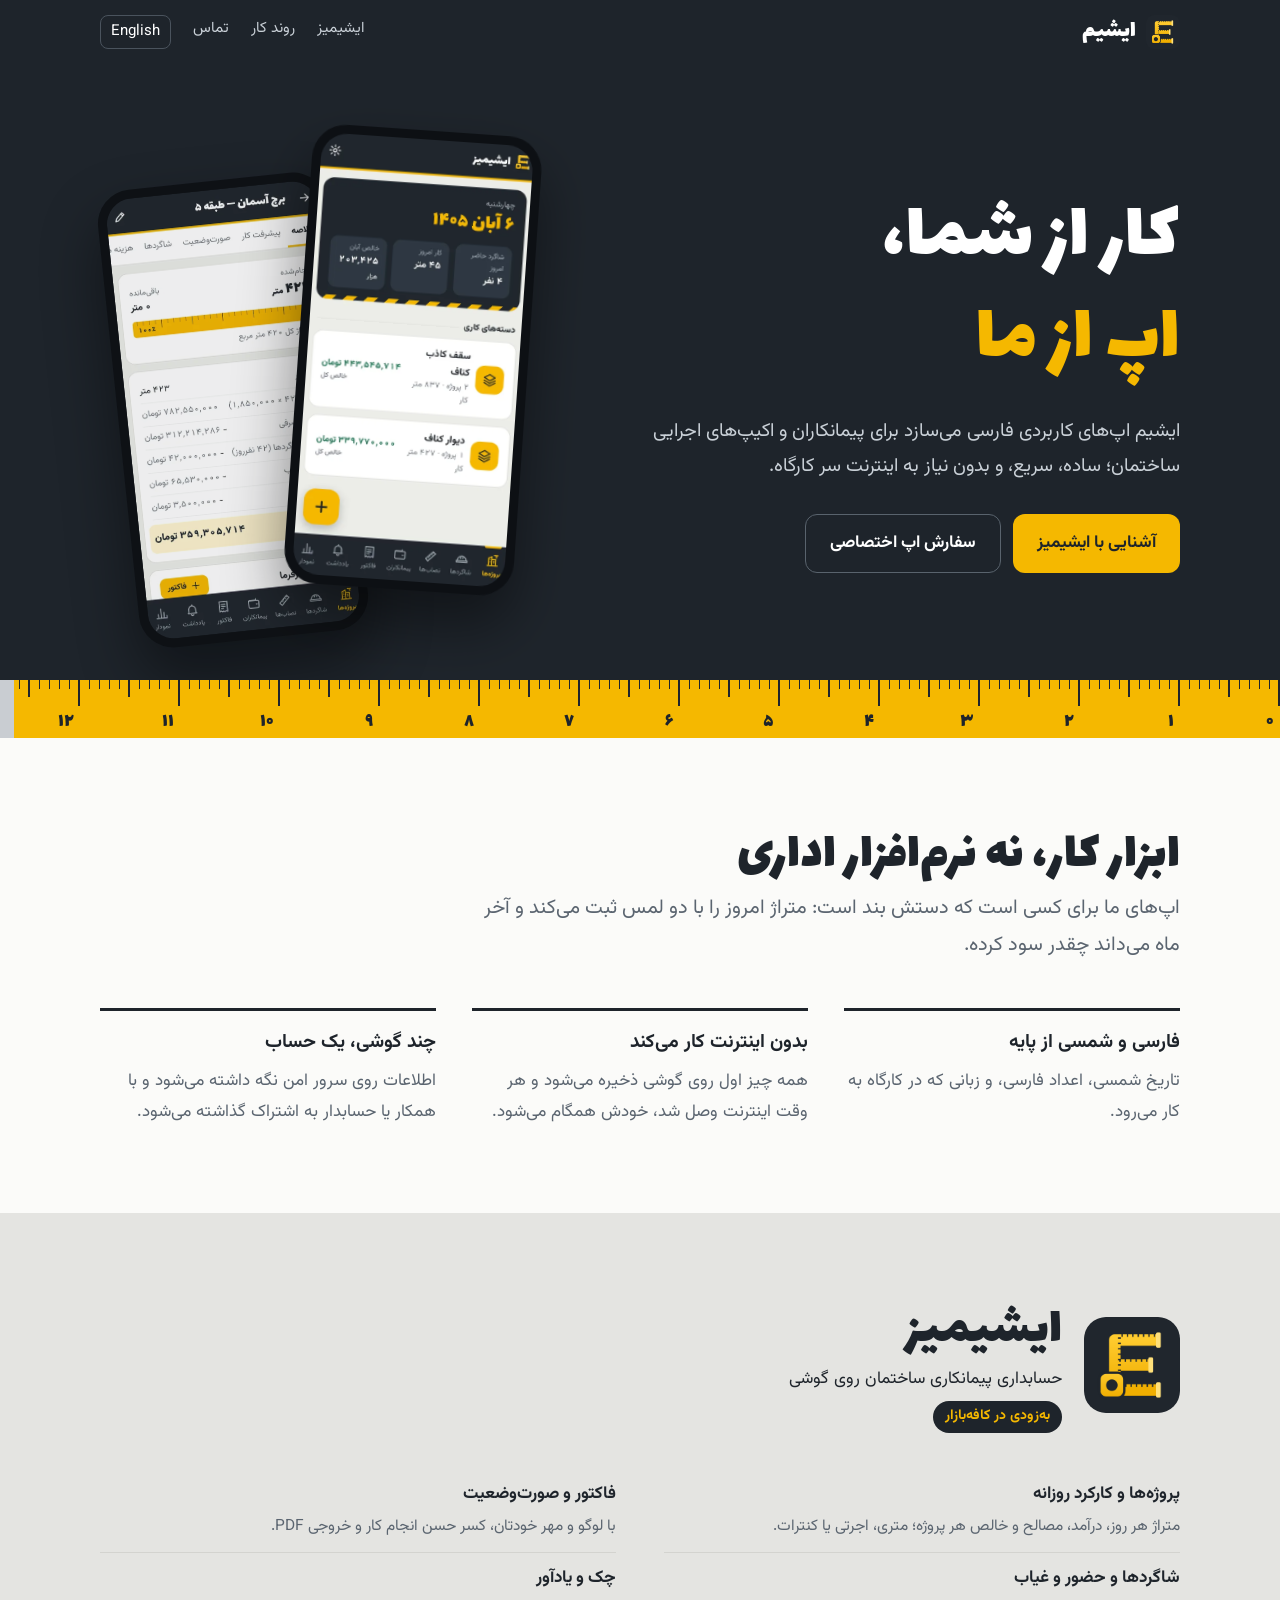
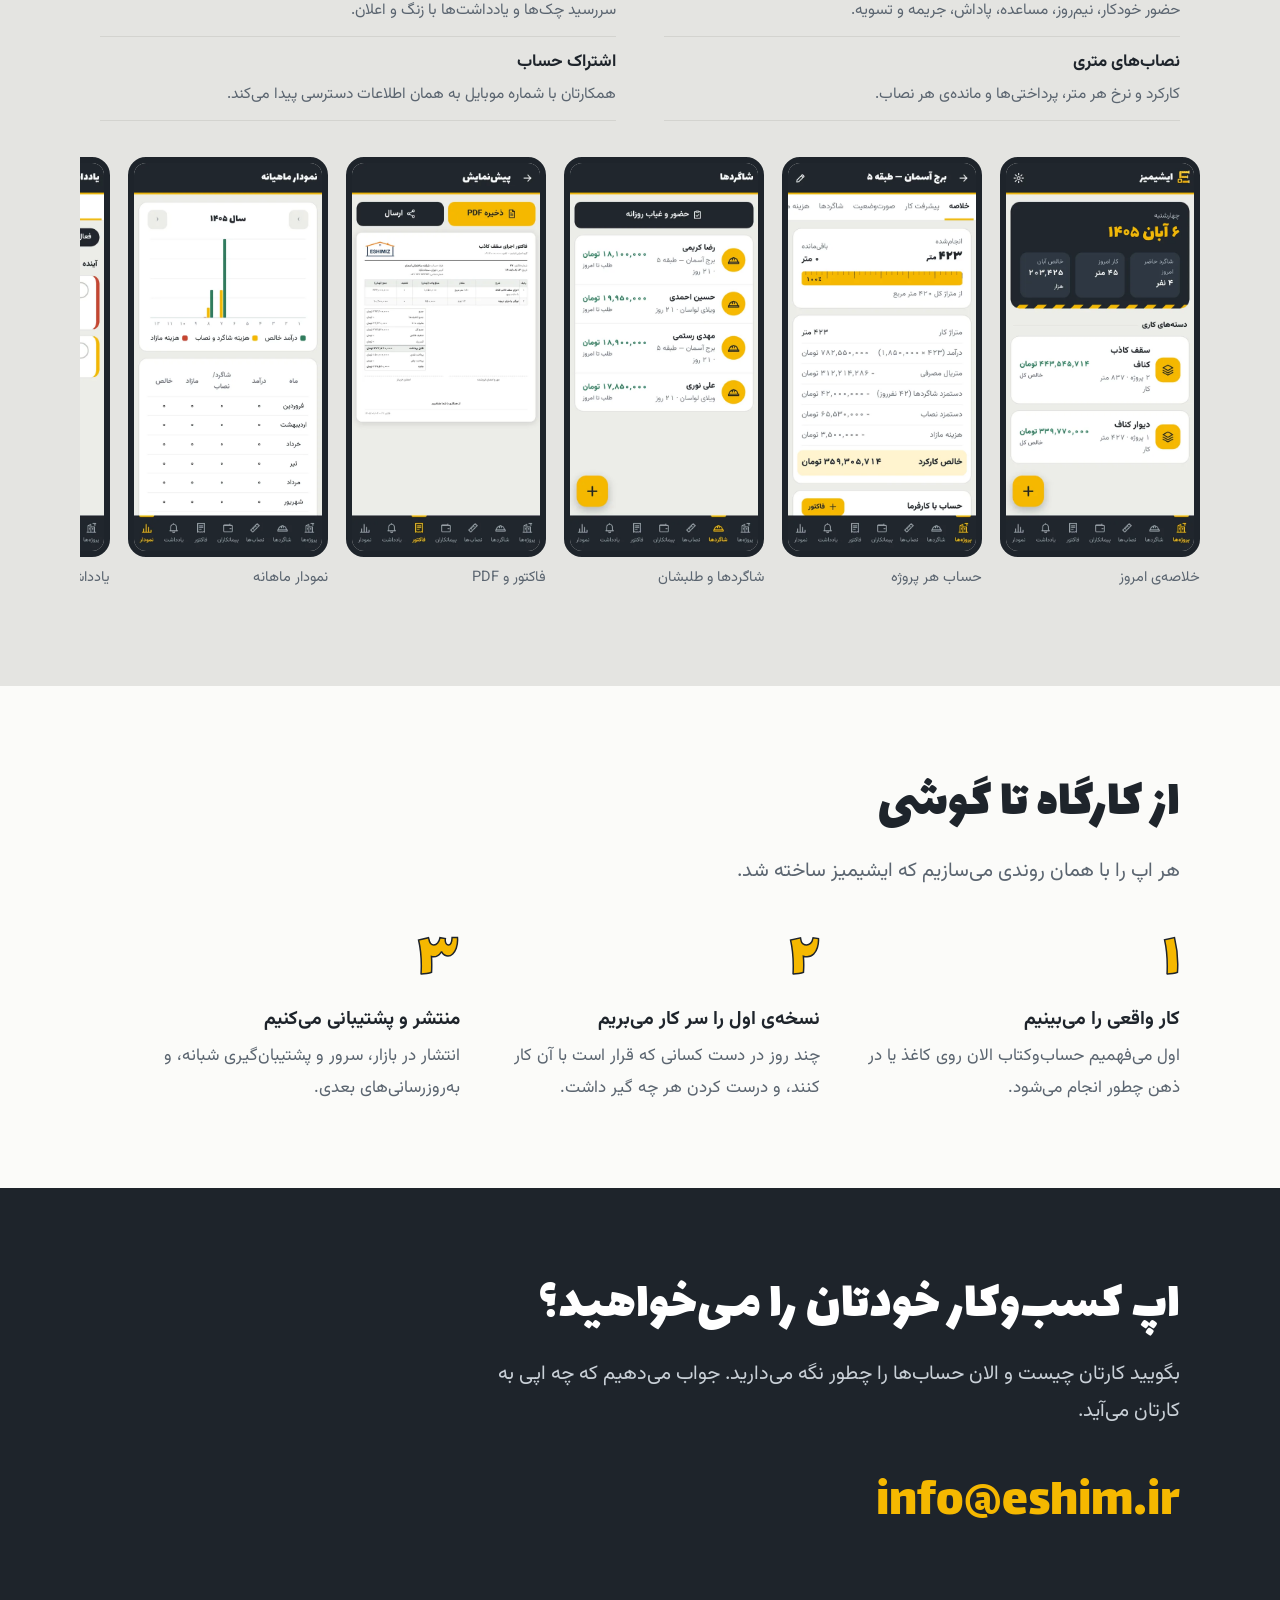
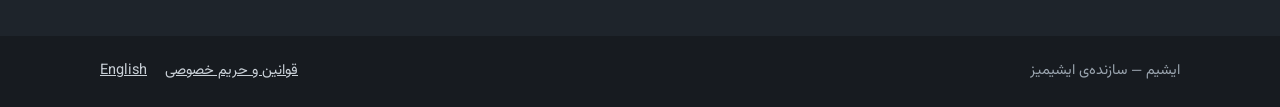
<file: web/index.html>
<!doctype html>
<html lang="fa" dir="rtl">
<head>
<meta charset="utf-8">
<meta name="viewport" content="width=device-width, initial-scale=1">
<title>ایشیم — کار از شما، اپ از ما</title>
<meta name="description" content="ایشیم سازنده‌ی اپ‌های کاربردی فارسی برای پیمانکاران و اهل کار ساختمان است. اولین محصول: ایشیمیز، حسابداری پیمانکاری روی گوشی.">
<link rel="icon" href="favicon-64.png">
<link rel="alternate" hreflang="en" href="https://eshim.ir/en/">
<style>
@font-face { font-family: Lalezar; src: url(Lalezar.woff) format('woff'); font-display: swap; }
@font-face { font-family: Vazirmatn; src: url(Vazirmatn.woff2) format('woff2'); font-weight: 100 900; font-display: swap; }
:root {
  --asphalt: #1e242b; --asphalt-2: #262d35; --safety: #f5b800; --concrete: #e4e4e1;
  --paper: #fbfbf9; --navy: #182d4a; --roof: #f0801e; --ink: #1e242b; --mut: #5b6570; --line: #d3d3cf;
}
* { box-sizing: border-box; }
html { scroll-behavior: smooth; }
body { margin: 0; background: var(--paper); color: var(--ink); font: 17px/1.85 Vazirmatn, Tahoma, sans-serif; }
a { color: inherit; }
:focus-visible { outline: 3px solid var(--safety); outline-offset: 3px; border-radius: 4px; }
.wrap { max-width: 1120px; margin: 0 auto; padding: 0 20px; }
h1, h2, .display { font-family: Lalezar, Vazirmatn, sans-serif; font-weight: 400; line-height: 1.25; margin: 0; }

/* نوار بالا */
.top { background: var(--asphalt); color: #fff; }
.top .wrap { display: flex; align-items: center; justify-content: space-between; height: 64px; }
.brand { display: flex; align-items: center; gap: 10px; text-decoration: none; font-family: Lalezar, sans-serif; font-size: 24px; }
.brand img { width: 34px; height: 34px; border-radius: 8px; }
.top nav { display: flex; gap: 22px; font-size: 15px; }
.top nav a { text-decoration: none; color: #c9d0d7; }
.top nav a:hover { color: #fff; }
.top nav .lang { border: 1px solid #4a535d; border-radius: 8px; padding: 2px 10px; color: #fff; }

/* قهرمان */
.hero { background: var(--asphalt); color: #fff; overflow: hidden; }
.hero .wrap { display: grid; grid-template-columns: 1.1fr .9fr; gap: 40px; align-items: center; padding-top: 56px; padding-bottom: 40px; }
.hero h1 { font-size: clamp(44px, 6.4vw, 84px); color: #fff; }
.hero h1 span { display: block; color: var(--safety); }
.hero p { color: #c9d0d7; font-size: 19px; max-width: 32em; margin: 22px 0 30px; }
.actions { display: flex; flex-wrap: wrap; gap: 12px; }
.btn { display: inline-flex; align-items: center; gap: 8px; text-decoration: none; font-weight: 700; padding: 13px 24px; border-radius: 12px; }
.btn.y { background: var(--safety); color: var(--asphalt); }
.btn.o { border: 1.5px solid #59636d; color: #fff; }
.btn.o:hover { border-color: #fff; }
.phones { position: relative; height: 520px; }
.phone { position: absolute; width: 230px; aspect-ratio: 1/2; border-radius: 34px; background: #0d1014; padding: 9px; box-shadow: 0 30px 60px rgba(0,0,0,.45); }
.phone img { width: 100%; height: 100%; object-fit: cover; border-radius: 26px; display: block; }
.phone.a { inset-inline-start: 40px; top: 10px; transform: rotate(4deg); z-index: 2; }
.phone.b { inset-inline-start: 220px; top: 60px; transform: rotate(-6deg); opacity: .92; }

/* متر */
.tape { position: relative; height: 58px; background: var(--safety); color: var(--asphalt); overflow: hidden;
  transform-origin: right center; animation: pull 1.1s cubic-bezier(.2,.8,.2,1) .2s both; }
.tape::before { content: ""; position: absolute; inset: 0 0 auto 0; height: 26px;
  background:
    repeating-linear-gradient(to left, var(--asphalt) 0 2px, transparent 2px 100px) top / 100% 26px no-repeat,
    repeating-linear-gradient(to left, var(--asphalt) 0 1.5px, transparent 1.5px 50px) top / 100% 17px no-repeat,
    repeating-linear-gradient(to left, var(--asphalt) 0 1px, transparent 1px 10px) top / 100% 9px no-repeat; }
.tape ol { list-style: none; margin: 0; padding: 0; position: absolute; inset: 26px 0 0 0; display: flex; }
.tape li { flex: 0 0 100px; font-family: Lalezar, sans-serif; font-size: 20px; line-height: 32px; padding-inline-start: 6px; }
.tape .hook { position: absolute; inset-inline-end: 0; top: 0; bottom: 0; width: 14px; background: #c9cdd2; }
@keyframes pull { from { transform: scaleX(.04); } to { transform: none; } }
@media (prefers-reduced-motion: reduce) { .tape { animation: none; } html { scroll-behavior: auto; } }

section { padding: 84px 0; }
.lead { font-size: 20px; color: var(--mut); max-width: 36em; margin: 16px 0 0; }
h2 { font-size: clamp(34px, 4.4vw, 54px); color: var(--asphalt); }

/* کاری که می‌کنیم */
.what .cols { display: grid; grid-template-columns: repeat(3, 1fr); gap: 36px; margin-top: 44px; }
.what h3 { font-size: 19px; margin: 0 0 6px; padding-top: 14px; border-top: 3px solid var(--asphalt); }
.what p { margin: 0; color: var(--mut); }

/* محصول */
.product { background: var(--concrete); }
.product .head { display: flex; gap: 22px; align-items: center; }
.product .head img { width: 96px; height: 96px; border-radius: 22px; }
.status { display: inline-block; background: var(--asphalt); color: var(--safety); font-size: 14px; font-weight: 700; padding: 3px 12px; border-radius: 99px; margin-top: 6px; }
.feats { list-style: none; padding: 0; margin: 36px 0 0; columns: 2; column-gap: 48px; }
.feats li { break-inside: avoid; padding: 10px 0 10px; border-bottom: 1px solid var(--line); }
.feats b { display: block; }
.feats span { color: var(--mut); font-size: 15.5px; }
.strip { display: flex; gap: 18px; overflow-x: auto; padding: 36px 20px 10px; margin: 0 -20px; scroll-snap-type: x mandatory; }
.strip figure { margin: 0; flex: 0 0 200px; scroll-snap-align: start; }
.strip img { width: 200px; height: 400px; object-fit: cover; border-radius: 18px; border: 6px solid var(--asphalt); display: block; background: var(--asphalt); }
.strip figcaption { font-size: 14.5px; color: var(--mut); margin-top: 8px; }

/* روند کار */
.steps { list-style: none; counter-reset: s; padding: 0; margin: 40px 0 0; display: grid; grid-template-columns: repeat(3, 1fr); gap: 0; }
.steps li { counter-increment: s; padding: 0 0 0 28px; position: relative; }
.steps li::before { content: counter(s, persian); font-family: Lalezar, sans-serif; font-size: 64px; line-height: 1; color: var(--safety); -webkit-text-stroke: 1.5px var(--asphalt); display: block; margin-bottom: 8px; }
.steps h3 { margin: 0 0 4px; font-size: 19px; }
.steps p { margin: 0; color: var(--mut); }

/* تماس */
.contact { background: var(--asphalt); color: #fff; }
.contact h2 { color: #fff; }
.contact .lead { color: #c9d0d7; }
.contact .mail { display: inline-block; margin-top: 26px; font-family: Lalezar, sans-serif; font-size: clamp(30px, 5vw, 52px); color: var(--safety); text-decoration: none; direction: ltr; }
footer { background: #171b20; color: #9aa4ae; font-size: 14.5px; }
footer .wrap { display: flex; flex-wrap: wrap; gap: 16px; justify-content: space-between; padding-top: 22px; padding-bottom: 22px; }
footer a { color: #c9d0d7; }
footer .links { display: flex; gap: 18px; }

@media (max-width: 860px) {
  .top nav a:not(.lang) { display: none; }
  .hero .wrap { grid-template-columns: 1fr; padding-top: 36px; }
  .phones { height: 400px; }
  .phone { width: 180px; }
  .phone.a { inset-inline-start: 6%; }
  .phone.b { inset-inline-start: 42%; top: 40px; }
  .what .cols, .steps { grid-template-columns: 1fr; gap: 28px; }
  .feats { columns: 1; }
  section { padding: 60px 0; }
}
</style>
</head>
<body>
<header class="top"><div class="wrap">
  <a class="brand" href="./"><img src="icon-512.png" alt="">ایشیم</a>
  <nav aria-label="منو"><a href="#eshimiz">ایشیمیز</a><a href="#how">روند کار</a><a href="#contact">تماس</a><a class="lang" href="en/" hreflang="en" lang="en">English</a></nav>
</div></header>

<section class="hero" style="padding:0">
  <div class="wrap">
    <div>
      <h1>کار از شما،<span>اپ از ما</span></h1>
      <p>ایشیم اپ‌های کاربردی فارسی می‌سازد برای پیمانکاران و اکیپ‌های اجرایی ساختمان؛ ساده، سریع، و بدون نیاز به اینترنت سر کارگاه.</p>
      <div class="actions"><a class="btn y" href="#eshimiz">آشنایی با ایشیمیز</a><a class="btn o" href="#contact">سفارش اپ اختصاصی</a></div>
    </div>
    <div class="phones" aria-hidden="true">
      <div class="phone a"><img src="img/1-home.webp" alt="" width="540" height="1080"></div>
      <div class="phone b"><img src="img/2-project.webp" alt="" width="540" height="1080" loading="lazy"></div>
    </div>
  </div>
  <div class="tape" aria-hidden="true"><ol><li>۰</li><li>۱</li><li>۲</li><li>۳</li><li>۴</li><li>۵</li><li>۶</li><li>۷</li><li>۸</li><li>۹</li><li>۱۰</li><li>۱۱</li><li>۱۲</li><li>۱۳</li><li>۱۴</li><li>۱۵</li><li>۱۶</li><li>۱۷</li><li>۱۸</li><li>۱۹</li></ol><span class="hook"></span></div>
</section>

<section class="what">
  <div class="wrap">
    <h2>ابزار کار، نه نرم‌افزار اداری</h2>
    <p class="lead">اپ‌های ما برای کسی است که دستش بند است: متراژ امروز را با دو لمس ثبت می‌کند و آخر ماه می‌داند چقدر سود کرده.</p>
    <div class="cols">
      <div><h3>فارسی و شمسی از پایه</h3><p>تاریخ شمسی، اعداد فارسی، و زبانی که در کارگاه به کار می‌رود.</p></div>
      <div><h3>بدون اینترنت کار می‌کند</h3><p>همه چیز اول روی گوشی ذخیره می‌شود و هر وقت اینترنت وصل شد، خودش همگام می‌شود.</p></div>
      <div><h3>چند گوشی، یک حساب</h3><p>اطلاعات روی سرور امن نگه داشته می‌شود و با همکار یا حسابدار به اشتراک گذاشته می‌شود.</p></div>
    </div>
  </div>
</section>

<section class="product" id="eshimiz">
  <div class="wrap">
    <div class="head">
      <img src="icon-512.png" alt="آیکون ایشیمیز" width="96" height="96">
      <div><h2>ایشیمیز</h2><div>حسابداری پیمانکاری ساختمان روی گوشی</div><span class="status">به‌زودی در کافه‌بازار</span></div>
    </div>
    <ul class="feats">
      <li><b>پروژه‌ها و کارکرد روزانه</b><span>متراژ هر روز، درآمد، مصالح و خالص هر پروژه؛ متری، اجرتی یا کنترات.</span></li>
      <li><b>شاگردها و حضور و غیاب</b><span>حضور خودکار، نیم‌روز، مساعده، پاداش، جریمه و تسویه.</span></li>
      <li><b>نصاب‌های متری</b><span>کارکرد و نرخ هر متر، پرداختی‌ها و مانده‌ی هر نصاب.</span></li>
      <li><b>فاکتور و صورت‌وضعیت</b><span>با لوگو و مهر خودتان، کسر حسن انجام کار و خروجی PDF.</span></li>
      <li><b>چک و یادآور</b><span>سررسید چک‌ها و یادداشت‌ها با زنگ و اعلان.</span></li>
      <li><b>اشتراک حساب</b><span>همکارتان با شماره موبایل به همان اطلاعات دسترسی پیدا می‌کند.</span></li>
    </ul>
    <div class="strip" tabindex="0" aria-label="تصویرهای ایشیمیز">
      <figure><img src="img/1-home.webp" alt="صفحه اصلی ایشیمیز با خلاصه کار امروز" width="540" height="1080" loading="lazy"><figcaption>خلاصه‌ی امروز</figcaption></figure>
      <figure><img src="img/2-project.webp" alt="خلاصه مالی یک پروژه" width="540" height="1080" loading="lazy"><figcaption>حساب هر پروژه</figcaption></figure>
      <figure><img src="img/3-workers.webp" alt="فهرست شاگردها و طلب هر نفر" width="540" height="1080" loading="lazy"><figcaption>شاگردها و طلبشان</figcaption></figure>
      <figure><img src="img/4-invoice.webp" alt="پیش‌نمایش فاکتور" width="540" height="1080" loading="lazy"><figcaption>فاکتور و PDF</figcaption></figure>
      <figure><img src="img/5-chart.webp" alt="نمودار ماهانه درآمد و هزینه" width="540" height="1080" loading="lazy"><figcaption>نمودار ماهانه</figcaption></figure>
      <figure><img src="img/6-notes.webp" alt="یادداشت‌ها و یادآورها" width="540" height="1080" loading="lazy"><figcaption>یادداشت و یادآور</figcaption></figure>
    </div>
  </div>
</section>

<section id="how">
  <div class="wrap">
    <h2>از کارگاه تا گوشی</h2>
    <p class="lead">هر اپ را با همان روندی می‌سازیم که ایشیمیز ساخته شد.</p>
    <ol class="steps">
      <li><h3>کار واقعی را می‌بینیم</h3><p>اول می‌فهمیم حساب‌وکتاب الان روی کاغذ یا در ذهن چطور انجام می‌شود.</p></li>
      <li><h3>نسخه‌ی اول را سر کار می‌بریم</h3><p>چند روز در دست کسانی که قرار است با آن کار کنند، و درست کردن هر چه گیر داشت.</p></li>
      <li><h3>منتشر و پشتیبانی می‌کنیم</h3><p>انتشار در بازار، سرور و پشتیبان‌گیری شبانه، و به‌روزرسانی‌های بعدی.</p></li>
    </ol>
  </div>
</section>

<section class="contact" id="contact">
  <div class="wrap">
    <h2>اپ کسب‌وکار خودتان را می‌خواهید؟</h2>
    <p class="lead">بگویید کارتان چیست و الان حساب‌ها را چطور نگه می‌دارید. جواب می‌دهیم که چه اپی به کارتان می‌آید.</p>
    <a class="mail" href="mailto:info@eshim.ir">info@eshim.ir</a>
  </div>
</section>

<footer><div class="wrap">
  <span>ایشیم — سازنده‌ی ایشیمیز</span>
  <span class="links"><a href="privacy.html">قوانین و حریم خصوصی</a><a href="en/" hreflang="en" lang="en">English</a></span>
</div></footer>
</body>
</html>
</file>
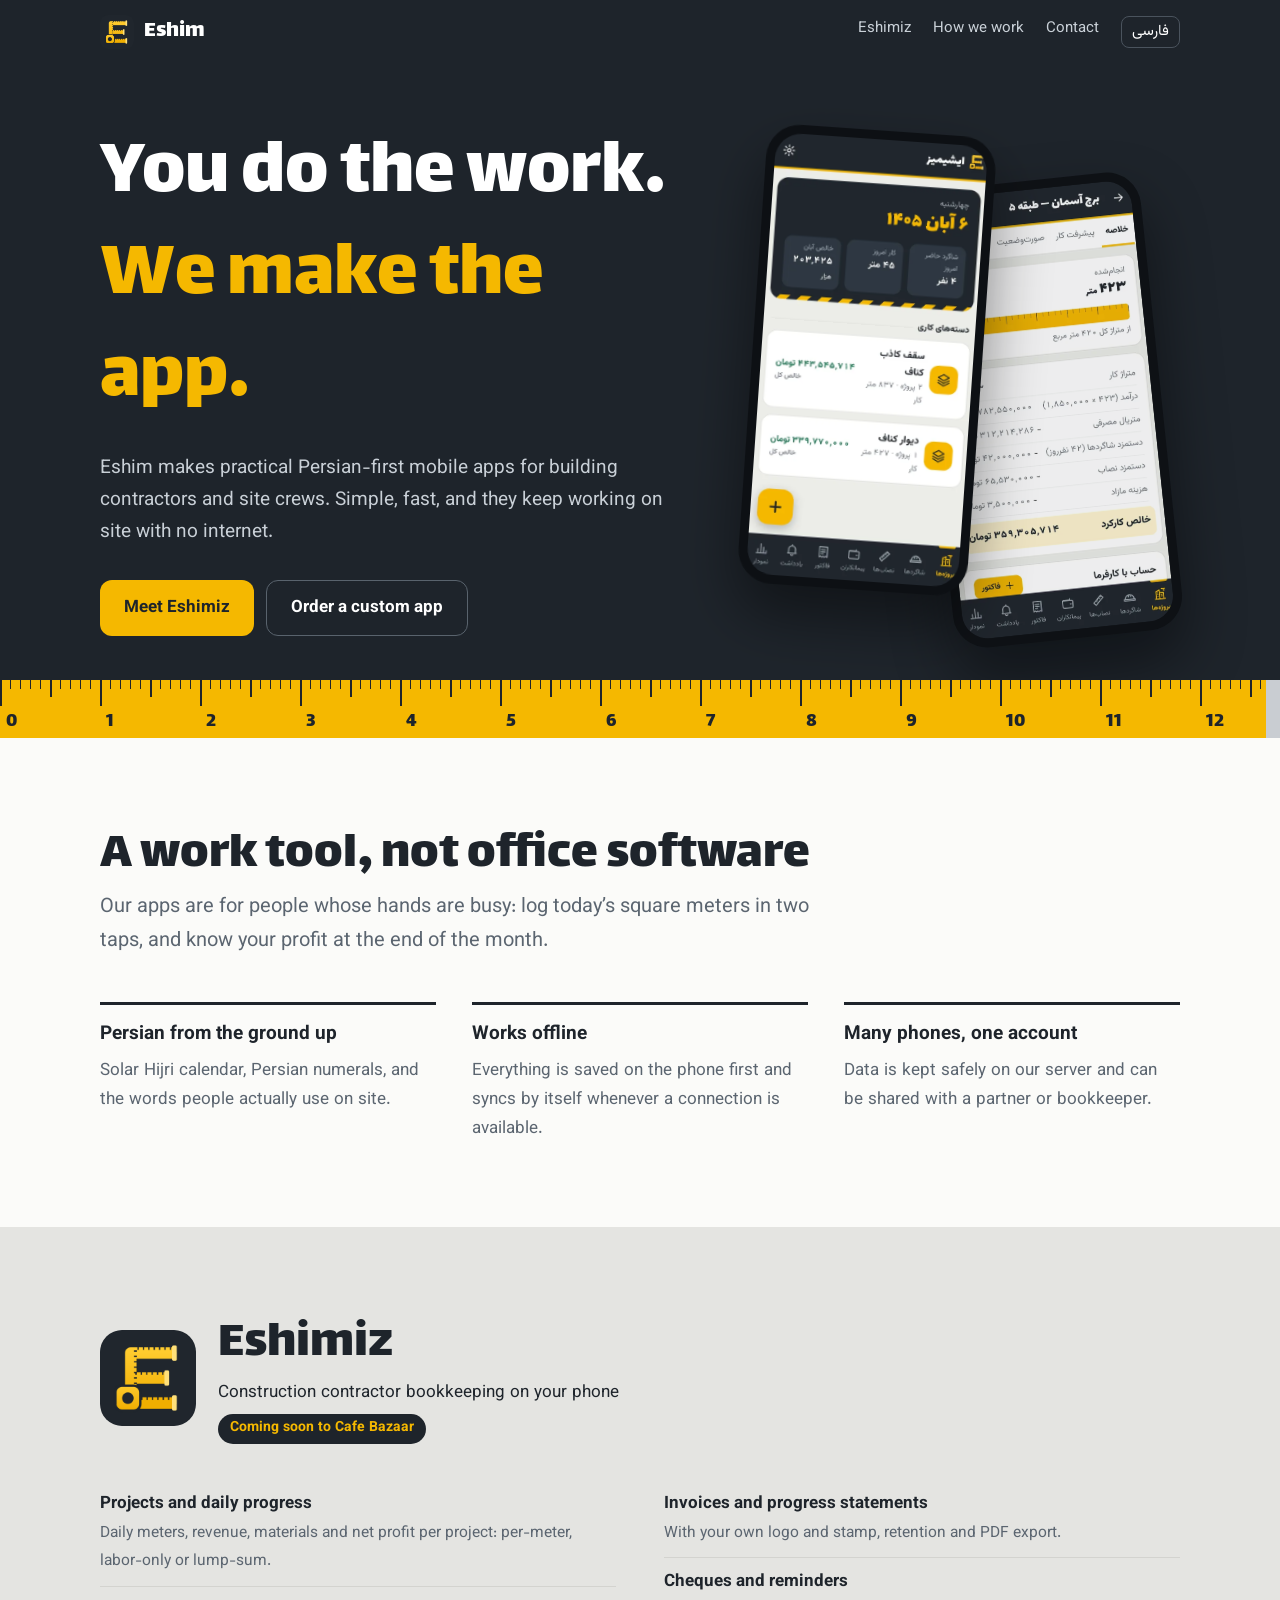
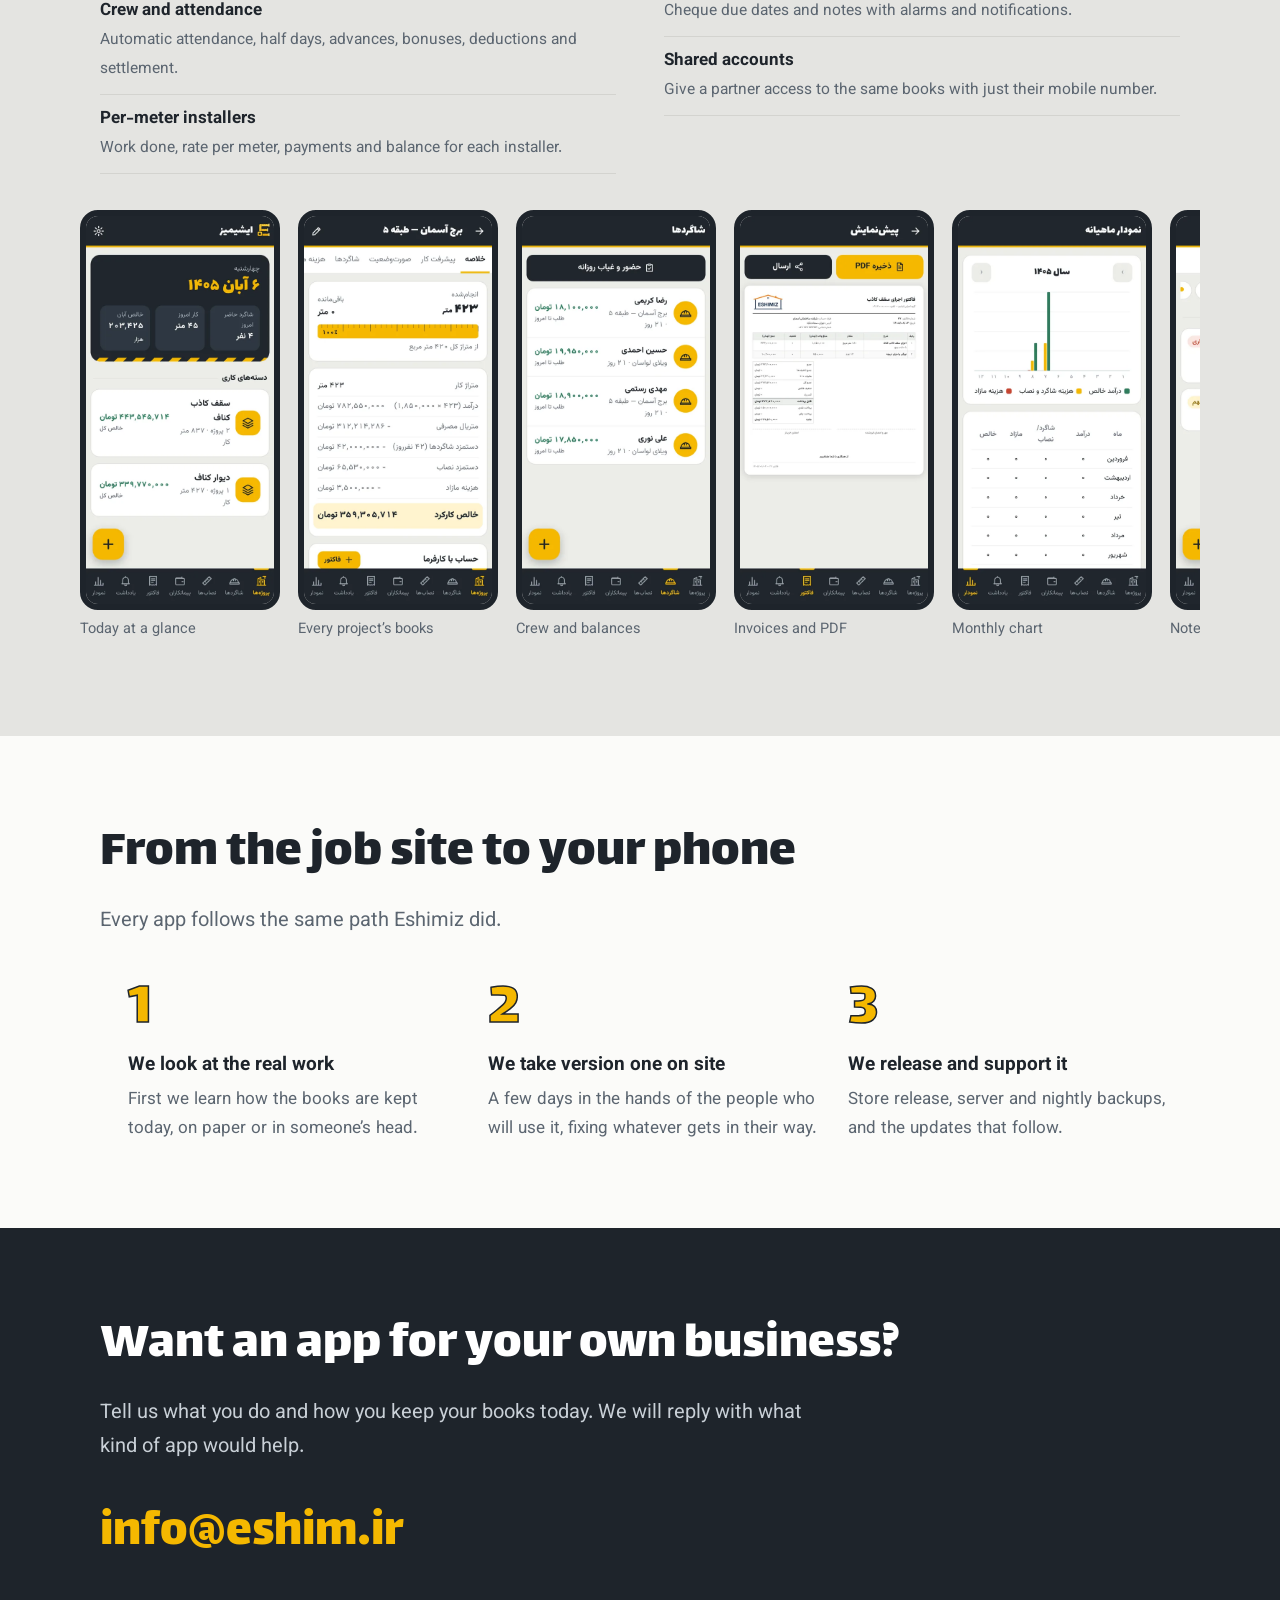
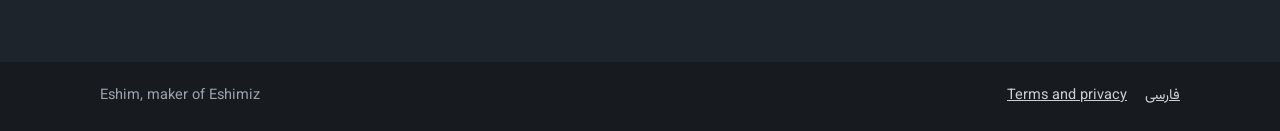
<file: web/en/index.html>
<!doctype html>
<html lang="en" dir="ltr">
<head>
<meta charset="utf-8">
<meta name="viewport" content="width=device-width, initial-scale=1">
<title>Eshim — you do the work, we make the app</title>
<meta name="description" content="Eshim is an Iranian app studio making practical mobile apps for building contractors and site crews. First product: Eshimiz, contractor bookkeeping on your phone.">
<link rel="icon" href="../favicon-64.png">
<link rel="alternate" hreflang="fa" href="https://eshim.ir/">
<style>
@font-face { font-family: Lalezar; src: url(../Lalezar.woff) format('woff'); font-display: swap; }
@font-face { font-family: Vazirmatn; src: url(../Vazirmatn.woff2) format('woff2'); font-weight: 100 900; font-display: swap; }
:root {
  --asphalt: #1e242b; --asphalt-2: #262d35; --safety: #f5b800; --concrete: #e4e4e1;
  --paper: #fbfbf9; --navy: #182d4a; --roof: #f0801e; --ink: #1e242b; --mut: #5b6570; --line: #d3d3cf;
}
* { box-sizing: border-box; }
html { scroll-behavior: smooth; }
body { margin: 0; background: var(--paper); color: var(--ink); font: 17px/1.7 Vazirmatn, Tahoma, sans-serif; }
a { color: inherit; }
:focus-visible { outline: 3px solid var(--safety); outline-offset: 3px; border-radius: 4px; }
.wrap { max-width: 1120px; margin: 0 auto; padding: 0 20px; }
h1, h2, .display { font-family: Lalezar, Vazirmatn, sans-serif; font-weight: 400; line-height: 1.25; margin: 0; }

/* نوار بالا */
.top { background: var(--asphalt); color: #fff; }
.top .wrap { display: flex; align-items: center; justify-content: space-between; height: 64px; }
.brand { display: flex; align-items: center; gap: 10px; text-decoration: none; font-family: Lalezar, sans-serif; font-size: 24px; }
.brand img { width: 34px; height: 34px; border-radius: 8px; }
.top nav { display: flex; gap: 22px; font-size: 15px; }
.top nav a { text-decoration: none; color: #c9d0d7; }
.top nav a:hover { color: #fff; }
.top nav .lang { border: 1px solid #4a535d; border-radius: 8px; padding: 2px 10px; color: #fff; }

/* قهرمان */
.hero { background: var(--asphalt); color: #fff; overflow: hidden; }
.hero .wrap { display: grid; grid-template-columns: 1.1fr .9fr; gap: 40px; align-items: center; padding-top: 56px; padding-bottom: 40px; }
.hero h1 { font-size: clamp(44px, 6.4vw, 84px); color: #fff; }
.hero h1 span { display: block; color: var(--safety); }
.hero p { color: #c9d0d7; font-size: 19px; max-width: 32em; margin: 22px 0 30px; }
.actions { display: flex; flex-wrap: wrap; gap: 12px; }
.btn { display: inline-flex; align-items: center; gap: 8px; text-decoration: none; font-weight: 700; padding: 13px 24px; border-radius: 12px; }
.btn.y { background: var(--safety); color: var(--asphalt); }
.btn.o { border: 1.5px solid #59636d; color: #fff; }
.btn.o:hover { border-color: #fff; }
.phones { position: relative; height: 520px; }
.phone { position: absolute; width: 230px; aspect-ratio: 1/2; border-radius: 34px; background: #0d1014; padding: 9px; box-shadow: 0 30px 60px rgba(0,0,0,.45); }
.phone img { width: 100%; height: 100%; object-fit: cover; border-radius: 26px; display: block; }
.phone.a { inset-inline-start: 40px; top: 10px; transform: rotate(4deg); z-index: 2; }
.phone.b { inset-inline-start: 220px; top: 60px; transform: rotate(-6deg); opacity: .92; }

/* متر */
.tape { position: relative; height: 58px; background: var(--safety); color: var(--asphalt); overflow: hidden;
  transform-origin: left center; animation: pull 1.1s cubic-bezier(.2,.8,.2,1) .2s both; }
.tape::before { content: ""; position: absolute; inset: 0 0 auto 0; height: 26px;
  background:
    repeating-linear-gradient(to right, var(--asphalt) 0 2px, transparent 2px 100px) top / 100% 26px no-repeat,
    repeating-linear-gradient(to right, var(--asphalt) 0 1.5px, transparent 1.5px 50px) top / 100% 17px no-repeat,
    repeating-linear-gradient(to right, var(--asphalt) 0 1px, transparent 1px 10px) top / 100% 9px no-repeat; }
.tape ol { list-style: none; margin: 0; padding: 0; position: absolute; inset: 26px 0 0 0; display: flex; }
.tape li { flex: 0 0 100px; font-family: Lalezar, sans-serif; font-size: 20px; line-height: 32px; padding-inline-start: 6px; }
.tape .hook { position: absolute; inset-inline-end: 0; top: 0; bottom: 0; width: 14px; background: #c9cdd2; }
@keyframes pull { from { transform: scaleX(.04); } to { transform: none; } }
@media (prefers-reduced-motion: reduce) { .tape { animation: none; } html { scroll-behavior: auto; } }

section { padding: 84px 0; }
.lead { font-size: 20px; color: var(--mut); max-width: 36em; margin: 16px 0 0; }
h2 { font-size: clamp(34px, 4.4vw, 54px); color: var(--asphalt); }

/* کاری که می‌کنیم */
.what .cols { display: grid; grid-template-columns: repeat(3, 1fr); gap: 36px; margin-top: 44px; }
.what h3 { font-size: 19px; margin: 0 0 6px; padding-top: 14px; border-top: 3px solid var(--asphalt); }
.what p { margin: 0; color: var(--mut); }

/* محصول */
.product { background: var(--concrete); }
.product .head { display: flex; gap: 22px; align-items: center; }
.product .head img { width: 96px; height: 96px; border-radius: 22px; }
.status { display: inline-block; background: var(--asphalt); color: var(--safety); font-size: 14px; font-weight: 700; padding: 3px 12px; border-radius: 99px; margin-top: 6px; }
.feats { list-style: none; padding: 0; margin: 36px 0 0; columns: 2; column-gap: 48px; }
.feats li { break-inside: avoid; padding: 10px 0 10px; border-bottom: 1px solid var(--line); }
.feats b { display: block; }
.feats span { color: var(--mut); font-size: 15.5px; }
.strip { display: flex; gap: 18px; overflow-x: auto; padding: 36px 20px 10px; margin: 0 -20px; scroll-snap-type: x mandatory; }
.strip figure { margin: 0; flex: 0 0 200px; scroll-snap-align: start; }
.strip img { width: 200px; height: 400px; object-fit: cover; border-radius: 18px; border: 6px solid var(--asphalt); display: block; background: var(--asphalt); }
.strip figcaption { font-size: 14.5px; color: var(--mut); margin-top: 8px; }

/* روند کار */
.steps { list-style: none; counter-reset: s; padding: 0; margin: 40px 0 0; display: grid; grid-template-columns: repeat(3, 1fr); gap: 0; }
.steps li { counter-increment: s; padding: 0 0 0 28px; position: relative; }
.steps li::before { content: counter(s); font-family: Lalezar, sans-serif; font-size: 64px; line-height: 1; color: var(--safety); -webkit-text-stroke: 1.5px var(--asphalt); display: block; margin-bottom: 8px; }
.steps h3 { margin: 0 0 4px; font-size: 19px; }
.steps p { margin: 0; color: var(--mut); }

/* تماس */
.contact { background: var(--asphalt); color: #fff; }
.contact h2 { color: #fff; }
.contact .lead { color: #c9d0d7; }
.contact .mail { display: inline-block; margin-top: 26px; font-family: Lalezar, sans-serif; font-size: clamp(30px, 5vw, 52px); color: var(--safety); text-decoration: none; direction: ltr; }
footer { background: #171b20; color: #9aa4ae; font-size: 14.5px; }
footer .wrap { display: flex; flex-wrap: wrap; gap: 16px; justify-content: space-between; padding-top: 22px; padding-bottom: 22px; }
footer a { color: #c9d0d7; }
footer .links { display: flex; gap: 18px; }

@media (max-width: 860px) {
  .top nav a:not(.lang) { display: none; }
  .hero .wrap { grid-template-columns: 1fr; padding-top: 36px; }
  .phones { height: 400px; }
  .phone { width: 180px; }
  .phone.a { inset-inline-start: 6%; }
  .phone.b { inset-inline-start: 42%; top: 40px; }
  .what .cols, .steps { grid-template-columns: 1fr; gap: 28px; }
  .feats { columns: 1; }
  section { padding: 60px 0; }
}
</style>
</head>
<body>
<header class="top"><div class="wrap">
  <a class="brand" href="./"><img src="../icon-512.png" alt="">Eshim</a>
  <nav aria-label="Menu"><a href="#eshimiz">Eshimiz</a><a href="#how">How we work</a><a href="#contact">Contact</a><a class="lang" href="../" hreflang="fa" lang="fa">فارسی</a></nav>
</div></header>

<section class="hero" style="padding:0">
  <div class="wrap">
    <div>
      <h1>You do the work.<span>We make the app.</span></h1>
      <p>Eshim makes practical Persian-first mobile apps for building contractors and site crews. Simple, fast, and they keep working on site with no internet.</p>
      <div class="actions"><a class="btn y" href="#eshimiz">Meet Eshimiz</a><a class="btn o" href="#contact">Order a custom app</a></div>
    </div>
    <div class="phones" aria-hidden="true">
      <div class="phone a"><img src="../img/1-home.webp" alt="" width="540" height="1080"></div>
      <div class="phone b"><img src="../img/2-project.webp" alt="" width="540" height="1080" loading="lazy"></div>
    </div>
  </div>
  <div class="tape" aria-hidden="true"><ol><li>0</li><li>1</li><li>2</li><li>3</li><li>4</li><li>5</li><li>6</li><li>7</li><li>8</li><li>9</li><li>10</li><li>11</li><li>12</li><li>13</li><li>14</li><li>15</li><li>16</li><li>17</li><li>18</li><li>19</li></ol><span class="hook"></span></div>
</section>

<section class="what">
  <div class="wrap">
    <h2>A work tool, not office software</h2>
    <p class="lead">Our apps are for people whose hands are busy: log today’s square meters in two taps, and know your profit at the end of the month.</p>
    <div class="cols">
      <div><h3>Persian from the ground up</h3><p>Solar Hijri calendar, Persian numerals, and the words people actually use on site.</p></div>
      <div><h3>Works offline</h3><p>Everything is saved on the phone first and syncs by itself whenever a connection is available.</p></div>
      <div><h3>Many phones, one account</h3><p>Data is kept safely on our server and can be shared with a partner or bookkeeper.</p></div>
    </div>
  </div>
</section>

<section class="product" id="eshimiz">
  <div class="wrap">
    <div class="head">
      <img src="../icon-512.png" alt="Eshimiz icon" width="96" height="96">
      <div><h2>Eshimiz</h2><div>Construction contractor bookkeeping on your phone</div><span class="status">Coming soon to Cafe Bazaar</span></div>
    </div>
    <ul class="feats">
      <li><b>Projects and daily progress</b><span>Daily meters, revenue, materials and net profit per project: per-meter, labor-only or lump-sum.</span></li>
      <li><b>Crew and attendance</b><span>Automatic attendance, half days, advances, bonuses, deductions and settlement.</span></li>
      <li><b>Per-meter installers</b><span>Work done, rate per meter, payments and balance for each installer.</span></li>
      <li><b>Invoices and progress statements</b><span>With your own logo and stamp, retention and PDF export.</span></li>
      <li><b>Cheques and reminders</b><span>Cheque due dates and notes with alarms and notifications.</span></li>
      <li><b>Shared accounts</b><span>Give a partner access to the same books with just their mobile number.</span></li>
    </ul>
    <div class="strip" tabindex="0" aria-label="Eshimiz screenshots">
      <figure><img src="../img/1-home.webp" alt="Eshimiz home screen with today’s summary" width="540" height="1080" loading="lazy"><figcaption>Today at a glance</figcaption></figure>
      <figure><img src="../img/2-project.webp" alt="Project financial summary" width="540" height="1080" loading="lazy"><figcaption>Every project’s books</figcaption></figure>
      <figure><img src="../img/3-workers.webp" alt="Crew list with what each person is owed" width="540" height="1080" loading="lazy"><figcaption>Crew and balances</figcaption></figure>
      <figure><img src="../img/4-invoice.webp" alt="Invoice preview" width="540" height="1080" loading="lazy"><figcaption>Invoices and PDF</figcaption></figure>
      <figure><img src="../img/5-chart.webp" alt="Monthly income and cost chart" width="540" height="1080" loading="lazy"><figcaption>Monthly chart</figcaption></figure>
      <figure><img src="../img/6-notes.webp" alt="Notes and reminders" width="540" height="1080" loading="lazy"><figcaption>Notes and reminders</figcaption></figure>
    </div>
  </div>
</section>

<section id="how">
  <div class="wrap">
    <h2>From the job site to your phone</h2>
    <p class="lead">Every app follows the same path Eshimiz did.</p>
    <ol class="steps">
      <li><h3>We look at the real work</h3><p>First we learn how the books are kept today, on paper or in someone’s head.</p></li>
      <li><h3>We take version one on site</h3><p>A few days in the hands of the people who will use it, fixing whatever gets in their way.</p></li>
      <li><h3>We release and support it</h3><p>Store release, server and nightly backups, and the updates that follow.</p></li>
    </ol>
  </div>
</section>

<section class="contact" id="contact">
  <div class="wrap">
    <h2>Want an app for your own business?</h2>
    <p class="lead">Tell us what you do and how you keep your books today. We will reply with what kind of app would help.</p>
    <a class="mail" href="mailto:info@eshim.ir">info@eshim.ir</a>
  </div>
</section>

<footer><div class="wrap">
  <span>Eshim, maker of Eshimiz</span>
  <span class="links"><a href="privacy.html">Terms and privacy</a><a href="../" hreflang="fa" lang="fa">فارسی</a></span>
</div></footer>
</body>
</html>
</file>
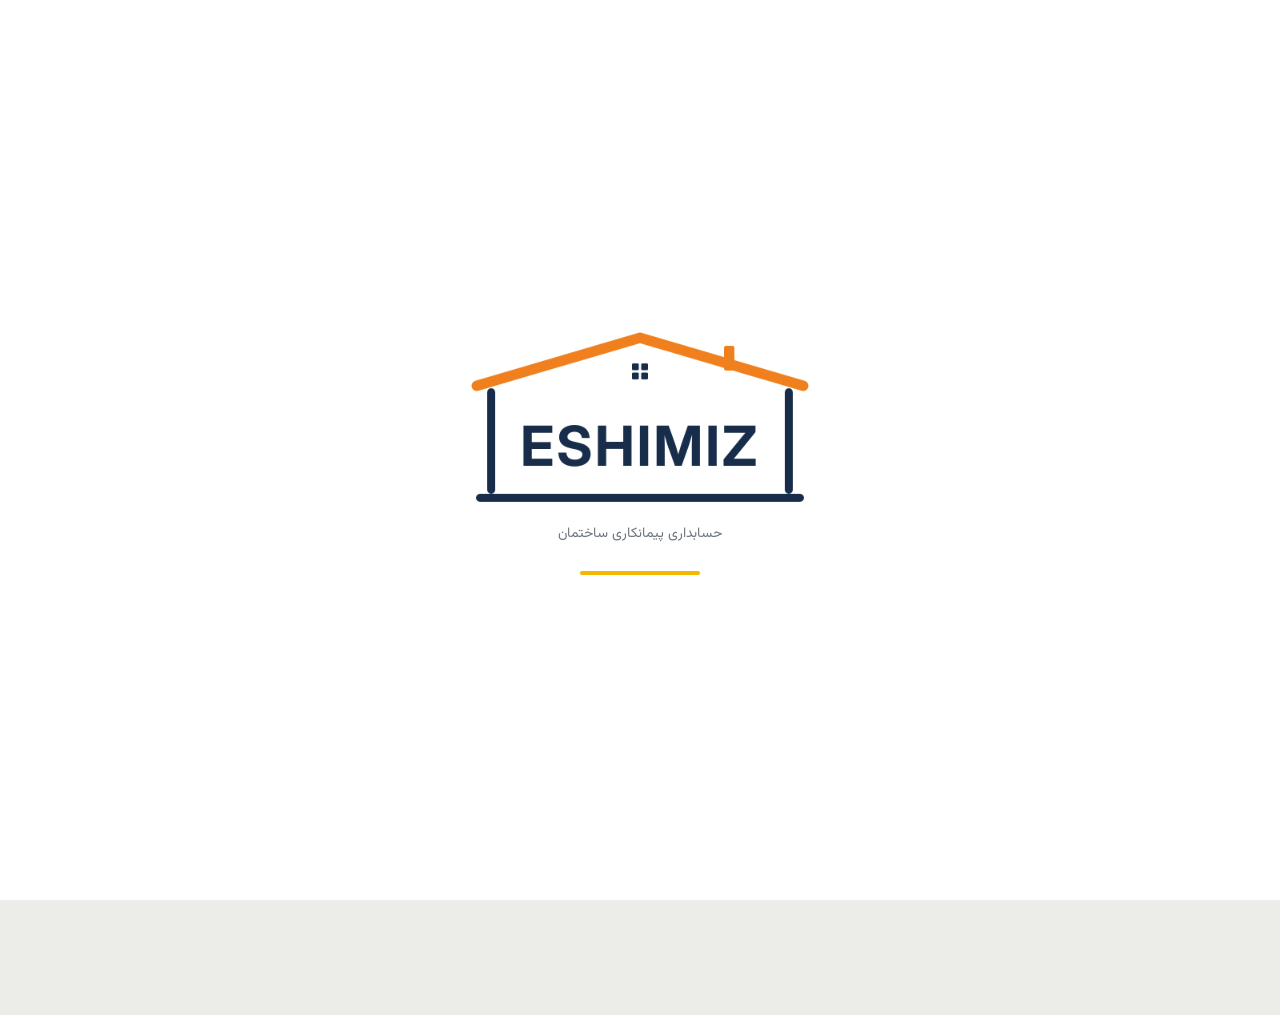
<file: app/src/main/assets/index.html>
<!doctype html>
<html lang="fa" dir="rtl">
<head>
<meta charset="utf-8">
<meta name="viewport" content="width=device-width, initial-scale=1, maximum-scale=1, user-scalable=no">
<title>ایشیمیز</title>
<link rel="stylesheet" href="style.css">
</head>
<body>
<div id="splash"><img src="logo.png" alt="ایشیمیز"><div class="sp-sub">حسابداری پیمانکاری ساختمان</div><div class="sp-bar"><i></i></div></div>
<header id="hdr"></header>
<main id="main"></main>
<button id="fab" class="fab" style="display:none">+</button>
<nav id="nav"></nav>
<div id="modal" class="modal hidden"></div>
<div id="toast"></div>
<script src="jalali.js"></script>
<script src="store.js"></script>
<script src="migrate-in.js"></script>
<script src="validate.js"></script>
<script src="app.js"></script>
<script src="invoice.js"></script>
<script src="statement.js"></script>
<script src="notes.js"></script>
<script src="sync.js"></script>
<script src="update.js"></script>
<script src="support.js"></script>
</body>
</html>
</file>
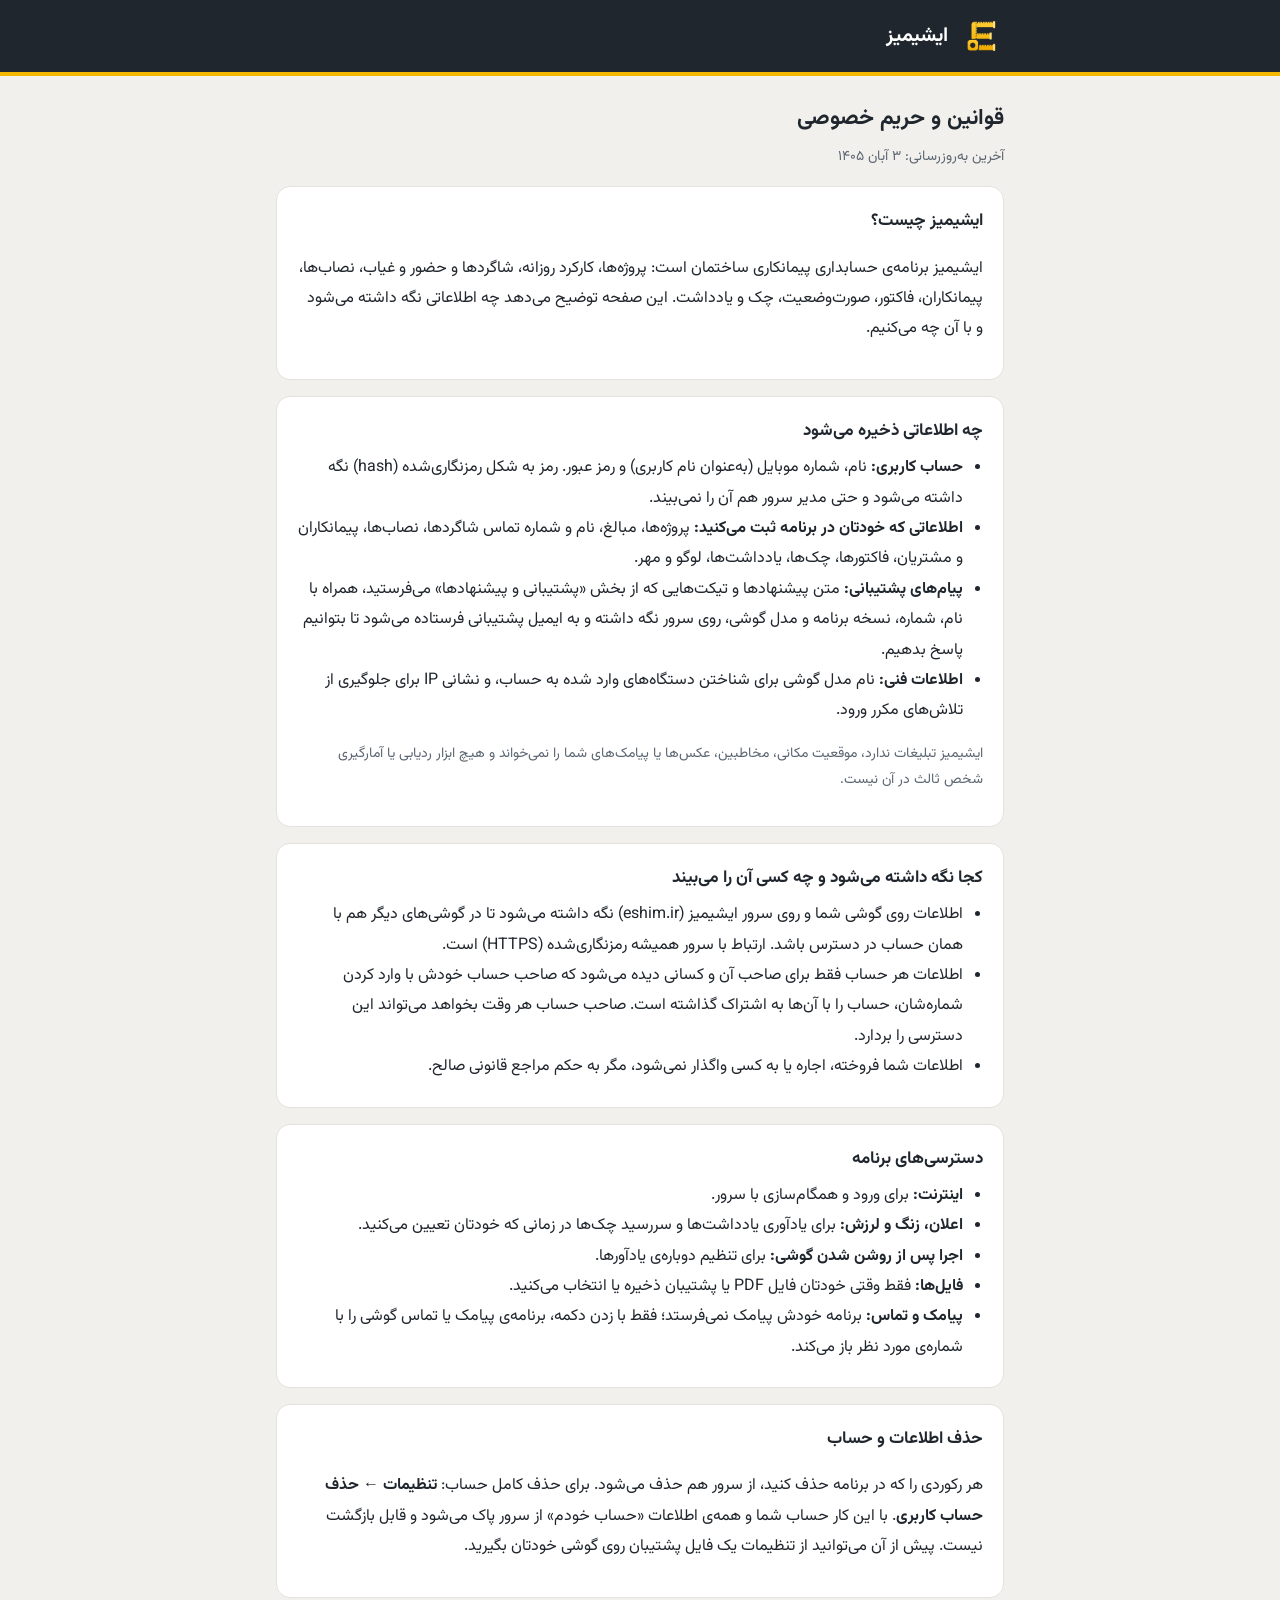
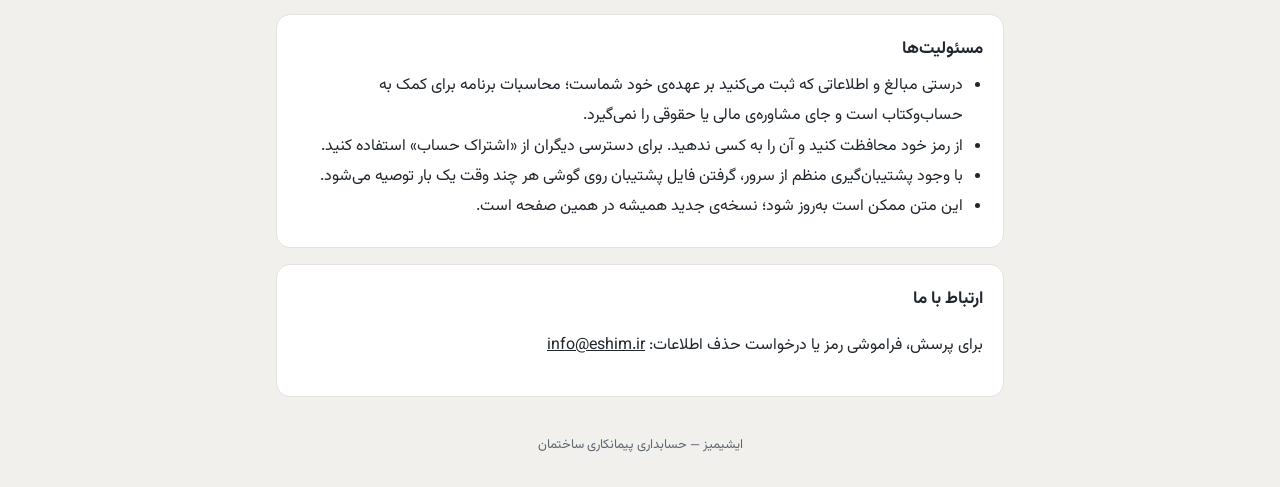
<file: web/privacy.html>
<!doctype html>
<html lang="fa" dir="rtl">
<head>
<meta charset="utf-8">
<meta name="viewport" content="width=device-width, initial-scale=1">
<title>قوانین و حریم خصوصی ایشیمیز</title>
<link rel="icon" href="favicon-64.png">
<style>
@font-face { font-family: Vazirmatn; src: url(Vazirmatn.woff2) format('woff2'); font-display: swap; }
:root { --bg: #f1f0ec; --card: #fff; --ink: #20262d; --mut: #5d6773; --y: #f5b800; --line: #e4e2dc; }
@media (prefers-color-scheme: dark) { :root { --bg: #171b20; --card: #20262d; --ink: #eef0f2; --mut: #a7b0ba; --line: #2f3740; } }
* { box-sizing: border-box; }
body { margin: 0; background: var(--bg); color: var(--ink); font-family: Vazirmatn, Tahoma, sans-serif; line-height: 1.9; }
header { background: #20262d; color: #fff; border-bottom: 4px solid var(--y); }
.wrap { max-width: 760px; margin: 0 auto; padding: 0 16px; }
header .wrap { display: flex; align-items: center; gap: 12px; padding-top: 14px; padding-bottom: 14px; }
header img { width: 44px; height: 44px; border-radius: 10px; }
header a { color: #fff; text-decoration: none; font-weight: 700; font-size: 20px; }
main .card { background: var(--card); border: 1px solid var(--line); border-radius: 14px; padding: 18px 20px; margin: 16px 0; }
h1 { font-size: 22px; margin: 22px 0 4px; }
h2 { font-size: 17px; margin: 0 0 6px; }
p, li { color: var(--ink); }
.mut { color: var(--mut); font-size: 14px; }
ul { padding-inline-start: 20px; margin: 6px 0; }
a { color: inherit; }
footer { text-align: center; color: var(--mut); font-size: 13px; padding: 20px 0 30px; }
</style>
</head>
<body>
<header><div class="wrap"><img src="icon-512.png" alt=""><a href="./">ایشیمیز</a></div></header>
<main class="wrap">
  <h1>قوانین و حریم خصوصی</h1>
  <div class="mut">آخرین به‌روزرسانی: ۳ آبان ۱۴۰۵</div>

  <div class="card">
    <h2>ایشیمیز چیست؟</h2>
    <p>ایشیمیز برنامه‌ی حسابداری پیمانکاری ساختمان است: پروژه‌ها، کارکرد روزانه، شاگردها و حضور و غیاب، نصاب‌ها، پیمانکاران، فاکتور، صورت‌وضعیت، چک و یادداشت. این صفحه توضیح می‌دهد چه اطلاعاتی نگه داشته می‌شود و با آن چه می‌کنیم.</p>
  </div>

  <div class="card">
    <h2>چه اطلاعاتی ذخیره می‌شود</h2>
    <ul>
      <li><b>حساب کاربری:</b> نام، شماره موبایل (به‌عنوان نام کاربری) و رمز عبور. رمز به شکل رمزنگاری‌شده (hash) نگه داشته می‌شود و حتی مدیر سرور هم آن را نمی‌بیند.</li>
      <li><b>اطلاعاتی که خودتان در برنامه ثبت می‌کنید:</b> پروژه‌ها، مبالغ، نام و شماره تماس شاگردها، نصاب‌ها، پیمانکاران و مشتریان، فاکتورها، چک‌ها، یادداشت‌ها، لوگو و مهر.</li>
      <li><b>پیام‌های پشتیبانی:</b> متن پیشنهادها و تیکت‌هایی که از بخش «پشتیبانی و پیشنهادها» می‌فرستید، همراه با نام، شماره، نسخه برنامه و مدل گوشی، روی سرور نگه داشته و به ایمیل پشتیبانی فرستاده می‌شود تا بتوانیم پاسخ بدهیم.</li>
      <li><b>اطلاعات فنی:</b> نام مدل گوشی برای شناختن دستگاه‌های وارد شده به حساب، و نشانی IP برای جلوگیری از تلاش‌های مکرر ورود.</li>
    </ul>
    <p class="mut">ایشیمیز تبلیغات ندارد، موقعیت مکانی، مخاطبین، عکس‌ها یا پیامک‌های شما را نمی‌خواند و هیچ ابزار ردیابی یا آمارگیری شخص ثالث در آن نیست.</p>
  </div>

  <div class="card">
    <h2>کجا نگه داشته می‌شود و چه کسی آن را می‌بیند</h2>
    <ul>
      <li>اطلاعات روی گوشی شما و روی سرور ایشیمیز (eshim.ir) نگه داشته می‌شود تا در گوشی‌های دیگر هم با همان حساب در دسترس باشد. ارتباط با سرور همیشه رمزنگاری‌شده (HTTPS) است.</li>
      <li>اطلاعات هر حساب فقط برای صاحب آن و کسانی دیده می‌شود که صاحب حساب خودش با وارد کردن شماره‌شان، حساب را با آن‌ها به اشتراک گذاشته است. صاحب حساب هر وقت بخواهد می‌تواند این دسترسی را بردارد.</li>
      <li>اطلاعات شما فروخته، اجاره یا به کسی واگذار نمی‌شود، مگر به حکم مراجع قانونی صالح.</li>
    </ul>
  </div>

  <div class="card">
    <h2>دسترسی‌های برنامه</h2>
    <ul>
      <li><b>اینترنت:</b> برای ورود و همگام‌سازی با سرور.</li>
      <li><b>اعلان، زنگ و لرزش:</b> برای یادآوری یادداشت‌ها و سررسید چک‌ها در زمانی که خودتان تعیین می‌کنید.</li>
      <li><b>اجرا پس از روشن شدن گوشی:</b> برای تنظیم دوباره‌ی یادآورها.</li>
      <li><b>فایل‌ها:</b> فقط وقتی خودتان فایل PDF یا پشتیبان ذخیره یا انتخاب می‌کنید.</li>
      <li><b>پیامک و تماس:</b> برنامه خودش پیامک نمی‌فرستد؛ فقط با زدن دکمه، برنامه‌ی پیامک یا تماس گوشی را با شماره‌ی مورد نظر باز می‌کند.</li>
    </ul>
  </div>

  <div class="card">
    <h2>حذف اطلاعات و حساب</h2>
    <p>هر رکوردی را که در برنامه حذف کنید، از سرور هم حذف می‌شود. برای حذف کامل حساب: <b>تنظیمات ← حذف حساب کاربری</b>. با این کار حساب شما و همه‌ی اطلاعات «حساب خودم» از سرور پاک می‌شود و قابل بازگشت نیست. پیش از آن می‌توانید از تنظیمات یک فایل پشتیبان روی گوشی خودتان بگیرید.</p>
  </div>

  <div class="card">
    <h2>مسئولیت‌ها</h2>
    <ul>
      <li>درستی مبالغ و اطلاعاتی که ثبت می‌کنید بر عهده‌ی خود شماست؛ محاسبات برنامه برای کمک به حساب‌وکتاب است و جای مشاوره‌ی مالی یا حقوقی را نمی‌گیرد.</li>
      <li>از رمز خود محافظت کنید و آن را به کسی ندهید. برای دسترسی دیگران از «اشتراک حساب» استفاده کنید.</li>
      <li>با وجود پشتیبان‌گیری منظم از سرور، گرفتن فایل پشتیبان روی گوشی هر چند وقت یک بار توصیه می‌شود.</li>
      <li>این متن ممکن است به‌روز شود؛ نسخه‌ی جدید همیشه در همین صفحه است.</li>
    </ul>
  </div>

  <div class="card">
    <h2>ارتباط با ما</h2>
    <p>برای پرسش، فراموشی رمز یا درخواست حذف اطلاعات: <a href="mailto:info@eshim.ir">info@eshim.ir</a></p>
  </div>
</main>
<footer>ایشیمیز — حسابداری پیمانکاری ساختمان</footer>
</body>
</html>
</file>
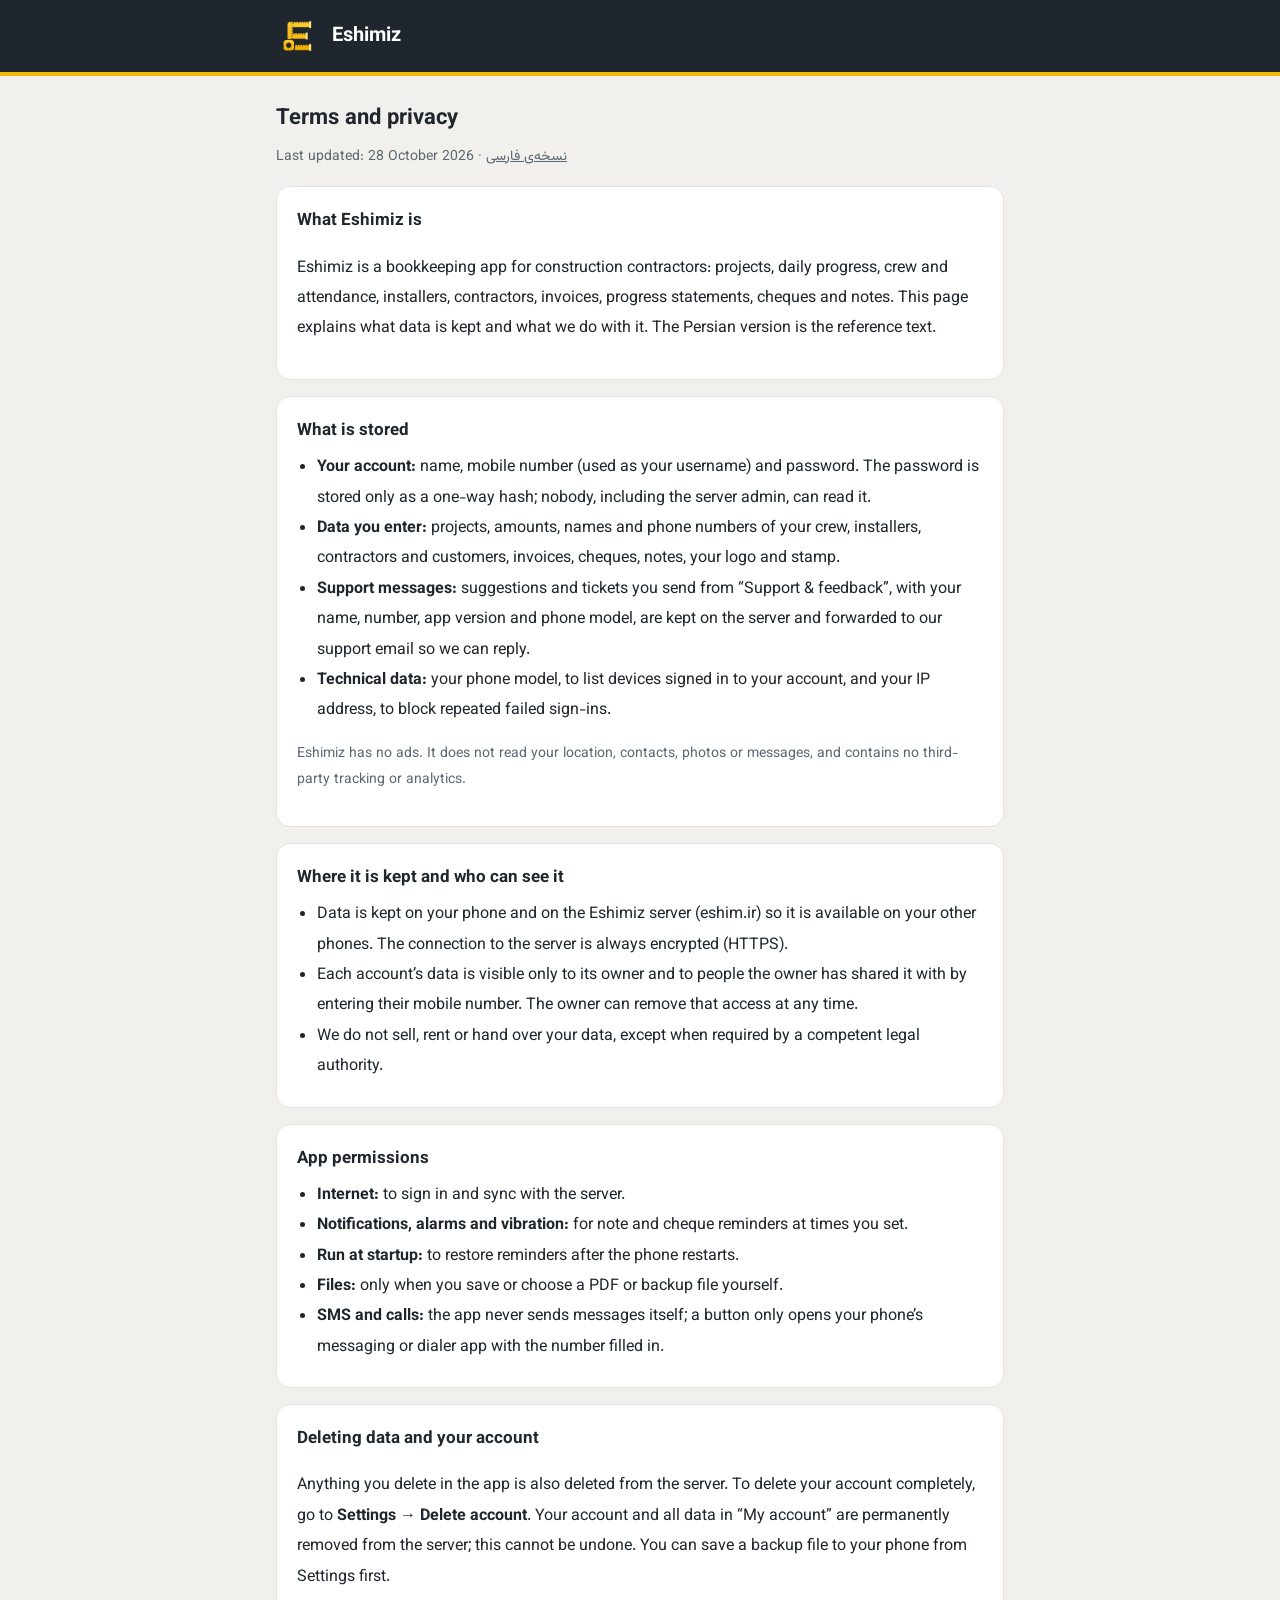
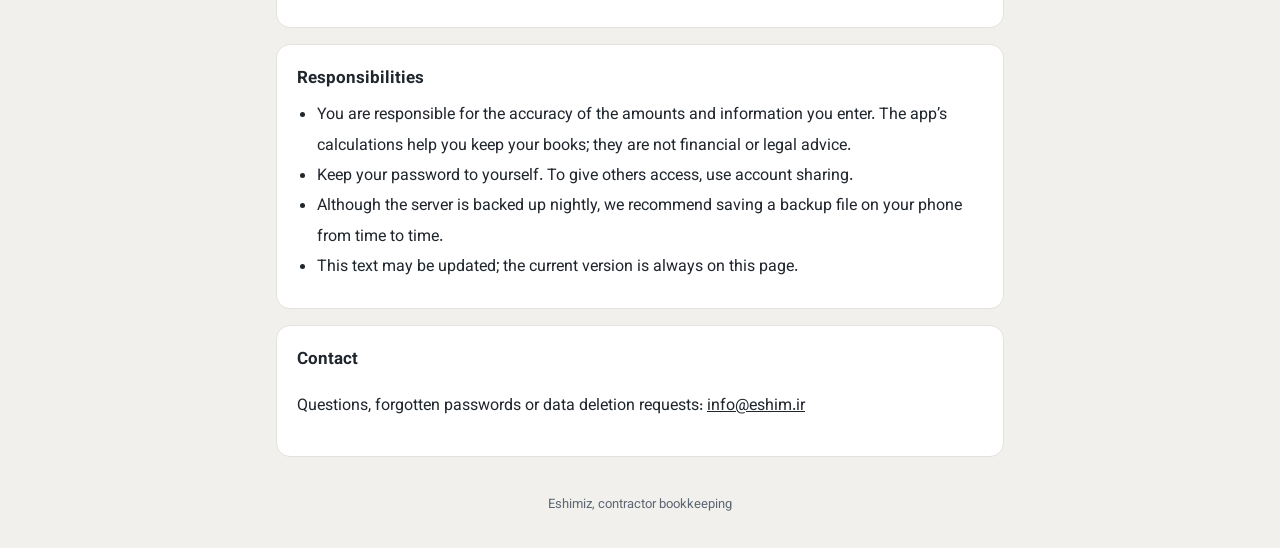
<file: web/en/privacy.html>
<!doctype html>
<html lang="en" dir="ltr">
<head>
<meta charset="utf-8">
<meta name="viewport" content="width=device-width, initial-scale=1">
<title>Eshimiz terms and privacy</title>
<link rel="icon" href="../favicon-64.png">
<style>
@font-face { font-family: Vazirmatn; src: url(../Vazirmatn.woff2) format('woff2'); font-display: swap; }
:root { --bg: #f1f0ec; --card: #fff; --ink: #20262d; --mut: #5d6773; --y: #f5b800; --line: #e4e2dc; }
@media (prefers-color-scheme: dark) { :root { --bg: #171b20; --card: #20262d; --ink: #eef0f2; --mut: #a7b0ba; --line: #2f3740; } }
* { box-sizing: border-box; }
body { margin: 0; background: var(--bg); color: var(--ink); font-family: Vazirmatn, Tahoma, sans-serif; line-height: 1.9; }
header { background: #20262d; color: #fff; border-bottom: 4px solid var(--y); }
.wrap { max-width: 760px; margin: 0 auto; padding: 0 16px; }
header .wrap { display: flex; align-items: center; gap: 12px; padding-top: 14px; padding-bottom: 14px; }
header img { width: 44px; height: 44px; border-radius: 10px; }
header a { color: #fff; text-decoration: none; font-weight: 700; font-size: 20px; }
main .card { background: var(--card); border: 1px solid var(--line); border-radius: 14px; padding: 18px 20px; margin: 16px 0; }
h1 { font-size: 22px; margin: 22px 0 4px; }
h2 { font-size: 17px; margin: 0 0 6px; }
p, li { color: var(--ink); }
.mut { color: var(--mut); font-size: 14px; }
ul { padding-inline-start: 20px; margin: 6px 0; }
a { color: inherit; }
footer { text-align: center; color: var(--mut); font-size: 13px; padding: 20px 0 30px; }
</style>
</head>
<body>
<header><div class="wrap"><img src="../icon-512.png" alt=""><a href="./">Eshimiz</a></div></header>
<main class="wrap">
  <h1>Terms and privacy</h1>
  <div class="mut">Last updated: 28 October 2026 · <a href="../privacy.html" lang="fa" hreflang="fa">نسخه‌ی فارسی</a></div>
  <div class="card"><h2>What Eshimiz is</h2><p>Eshimiz is a bookkeeping app for construction contractors: projects, daily progress, crew and attendance, installers, contractors, invoices, progress statements, cheques and notes. This page explains what data is kept and what we do with it. The Persian version is the reference text.</p></div>
  <div class="card"><h2>What is stored</h2><ul>
    <li><b>Your account:</b> name, mobile number (used as your username) and password. The password is stored only as a one-way hash; nobody, including the server admin, can read it.</li>
    <li><b>Data you enter:</b> projects, amounts, names and phone numbers of your crew, installers, contractors and customers, invoices, cheques, notes, your logo and stamp.</li>
    <li><b>Support messages:</b> suggestions and tickets you send from “Support &amp; feedback”, with your name, number, app version and phone model, are kept on the server and forwarded to our support email so we can reply.</li>
    <li><b>Technical data:</b> your phone model, to list devices signed in to your account, and your IP address, to block repeated failed sign-ins.</li></ul>
    <p class="mut">Eshimiz has no ads. It does not read your location, contacts, photos or messages, and contains no third-party tracking or analytics.</p></div>
  <div class="card"><h2>Where it is kept and who can see it</h2><ul>
    <li>Data is kept on your phone and on the Eshimiz server (eshim.ir) so it is available on your other phones. The connection to the server is always encrypted (HTTPS).</li>
    <li>Each account’s data is visible only to its owner and to people the owner has shared it with by entering their mobile number. The owner can remove that access at any time.</li>
    <li>We do not sell, rent or hand over your data, except when required by a competent legal authority.</li></ul></div>
  <div class="card"><h2>App permissions</h2><ul>
    <li><b>Internet:</b> to sign in and sync with the server.</li>
    <li><b>Notifications, alarms and vibration:</b> for note and cheque reminders at times you set.</li>
    <li><b>Run at startup:</b> to restore reminders after the phone restarts.</li>
    <li><b>Files:</b> only when you save or choose a PDF or backup file yourself.</li>
    <li><b>SMS and calls:</b> the app never sends messages itself; a button only opens your phone’s messaging or dialer app with the number filled in.</li></ul></div>
  <div class="card"><h2>Deleting data and your account</h2><p>Anything you delete in the app is also deleted from the server. To delete your account completely, go to <b>Settings → Delete account</b>. Your account and all data in “My account” are permanently removed from the server; this cannot be undone. You can save a backup file to your phone from Settings first.</p></div>
  <div class="card"><h2>Responsibilities</h2><ul>
    <li>You are responsible for the accuracy of the amounts and information you enter. The app’s calculations help you keep your books; they are not financial or legal advice.</li>
    <li>Keep your password to yourself. To give others access, use account sharing.</li>
    <li>Although the server is backed up nightly, we recommend saving a backup file on your phone from time to time.</li>
    <li>This text may be updated; the current version is always on this page.</li></ul></div>
  <div class="card"><h2>Contact</h2><p>Questions, forgotten passwords or data deletion requests: <a href="mailto:info@eshim.ir">info@eshim.ir</a></p></div>
</main>
<footer>Eshimiz, contractor bookkeeping</footer>
</body>
</html>
</file>
<file: app/src/main/assets/style.css>
@font-face { font-family: Vazirmatn; src: url(Vazirmatn.woff2) format('woff2'); font-weight: 100 900; font-display: swap; }
@font-face { font-family: Lalezar; src: url(Lalezar.ttf) format('truetype'); font-display: swap; }
:root {
  /* گچ‌برد، زرد ایمنی، گرافیت */
  --paper: #ECEDE8; --card: #FFFFFF; --ink: #20262D; --mut: #6E7680; --line: #DDE0DA;
  --graphite: #20262D; --graphite-2: #2E3741;
  --yellow: #F5B800; --yellow-deep: #D99E00; --yellow-soft: #FFF4CF;
  --ok: #2F7D5B; --ok-soft: #E3F1EA; --bad: #C8452F; --bad-soft: #FBE7E2;
  --c1: #2F7D5B; --c2: #F5B800; --c3: #C8452F;
  --display: Lalezar, Vazirmatn, sans-serif;
}
* { box-sizing: border-box; -webkit-tap-highlight-color: transparent; }
html, body { margin: 0; padding: 0; background: var(--paper); color: var(--ink); }
body { font-family: Vazirmatn, 'Noto Sans Arabic', Tahoma, sans-serif; font-size: 15px; line-height: 1.65; padding: 58px 0 140px; font-feature-settings: 'tnum'; }
button, input, select, textarea { font: inherit; color: inherit; }
svg.i { width: 22px; height: 22px; fill: none; stroke: currentColor; stroke-width: 1.8; stroke-linecap: round; stroke-linejoin: round; flex-shrink: 0; }

/* سربرگ */
#hdr { position: fixed; top: 0; left: 0; right: 0; height: 58px; background: var(--graphite); color: #fff; display: flex; align-items: center; gap: 4px; padding: 0 8px 0 8px; z-index: 10; border-bottom: 3px solid var(--yellow); }
#hdr h1 { font-family: var(--display); font-weight: 400; font-size: 21px; margin: 0 6px; flex: 1; white-space: nowrap; overflow: hidden; text-overflow: ellipsis; letter-spacing: 0; }
#hdr h1 .hlogo { height: 1.15em; width: auto; vertical-align: middle; margin-left: 8px; position: relative; top: -3px; }
#hdr button { background: none; border: 0; color: #fff; width: 42px; height: 42px; border-radius: 12px; display: grid; place-items: center; }
#hdr button:active { background: rgba(255,255,255,.12); }

/* نوار پایین */
#nav { position: fixed; bottom: 0; left: 0; right: 0; height: 66px; background: var(--graphite); display: flex; z-index: 10; padding: 0 4px; }
#nav button { flex: 1; min-width: 0; background: none; border: 0; display: flex; flex-direction: column; align-items: center; justify-content: center; font-size: 10.5px; white-space: nowrap; color: #9AA3AD; gap: 3px; position: relative; }
#nav button.on { color: var(--yellow); font-weight: 700; }
#nav button.on::before { content: ''; position: absolute; top: 0; width: 28px; height: 3px; border-radius: 0 0 3px 3px; background: var(--yellow); }

main { padding: 14px; max-width: 720px; margin: 0 auto; }
.card { background: var(--card); border-radius: 16px; padding: 14px 16px; margin-bottom: 12px; border: 1px solid var(--line); }
.card.click:active { background: #F7F7F4; }
.ct { display: flex; align-items: center; gap: 10px; }
.ct b { flex: 1; font-size: 16px; }
.mut { color: var(--mut); font-size: 13px; }
.sec { font-size: 14px; color: var(--ink); margin: 20px 4px 8px; font-weight: 800; display: flex; align-items: center; gap: 8px; }
.sec::after { content: ''; flex: 1; height: 1px; background: var(--line); }
.ic { background: var(--paper); border: 0; border-radius: 10px; width: 36px; height: 36px; color: var(--mut); display: grid; place-items: center; }
.ic svg.i { width: 18px; height: 18px; }
.meta { display: flex; flex-wrap: wrap; gap: 4px 12px; color: var(--mut); font-size: 13px; }
.meta span { display: inline-flex; align-items: center; gap: 4px; }
.meta svg.i { width: 14px; height: 14px; }

/* خالی */
.empty { text-align: center; color: var(--mut); padding: 36px 24px; border: 2px dashed #CDD1CA; border-radius: 18px; margin: 8px 0 12px; }
.empty svg.i { width: 44px; height: 44px; stroke-width: 1.3; color: #A9AFA6; margin-bottom: 6px; }
.empty b { display: block; color: var(--ink); font-size: 15px; margin-bottom: 2px; }

/* کلید-مقدار */
.kv { display: flex; justify-content: space-between; gap: 10px; padding: 7px 0; border-bottom: 1px solid #EEF0EC; font-size: 14px; }
.kv:last-child { border-bottom: 0; }
.kv span:first-child { color: var(--mut); }
.kv.total { font-weight: 800; font-size: 16px; background: var(--yellow-soft); border: 0; margin: 8px -8px 0; padding: 10px 8px; border-radius: 10px; }
.kv.total span:first-child { color: var(--ink); }
.pos { color: var(--ok); } .neg { color: var(--bad); }

/* متر نواری — عنصر اصلی */
.tape { position: relative; height: 26px; border-radius: 5px; background: #F3F1E8; overflow: hidden; margin: 10px 0 6px; box-shadow: inset 0 0 0 1px #E2DFD2; }
.tape::after { content: ''; position: absolute; inset: 0; pointer-events: none;
  background:
    repeating-linear-gradient(to left, rgba(32,38,45,.55) 0 1px, transparent 1px 50px) right top / 100% 13px no-repeat,
    repeating-linear-gradient(to left, rgba(32,38,45,.35) 0 1px, transparent 1px 10px) right top / 100% 7px no-repeat; }
.tape i { position: absolute; top: 0; bottom: 0; right: 0; background: var(--yellow); border-left: 5px solid var(--graphite); }
.tape i.full { border-left: 0; }
.tape em { position: absolute; bottom: 1px; left: 8px; font-style: normal; font-size: 11px; font-weight: 800; color: var(--graphite); z-index: 1; }

/* دکمه‌ها */
.btn { border: 0; border-radius: 12px; padding: 10px 16px; background: var(--paper); color: var(--ink); font-weight: 700; display: inline-flex; align-items: center; justify-content: center; gap: 6px; }
.btn.pri { background: var(--yellow); color: var(--graphite); }
.btn.dark { background: var(--graphite); color: #fff; }
.btn.danger { background: var(--bad-soft); color: var(--bad); }
.btn.sm { padding: 6px 12px; font-size: 13px; border-radius: 10px; }
.btn.wide { width: 100%; margin-bottom: 12px; padding: 12px; }
.btn svg.i { width: 18px; height: 18px; }
.btn:active { filter: brightness(.94); }
.row { display: flex; gap: 8px; align-items: center; }
.row > input, .row > select { flex: 1; }

.fab { position: fixed; bottom: 82px; left: 18px; width: 58px; height: 58px; border-radius: 18px; background: var(--yellow); color: var(--graphite); border: 0; box-shadow: 0 6px 16px rgba(32,38,45,.28); z-index: 9; display: grid; place-items: center; }
.fab svg.i { width: 28px; height: 28px; stroke-width: 2.4; }

/* زیرتب‌ها */
.tabs { display: flex; gap: 2px; overflow-x: auto; margin: -14px -14px 14px; padding: 0 10px; background: var(--card); border-bottom: 1px solid var(--line); }
.tabs button { flex: 1 0 auto; white-space: nowrap; border: 0; background: none; padding: 12px 8px 10px; color: var(--mut); font-size: 14px; border-bottom: 3px solid transparent; }
.tabs button.on { color: var(--ink); font-weight: 800; border-bottom-color: var(--yellow); }

.badge { font-size: 11.5px; padding: 2px 9px; border-radius: 20px; background: var(--paper); color: var(--mut); white-space: nowrap; font-weight: 600; }
.badge.ok { background: var(--ok-soft); color: var(--ok); }
.badge.bad { background: var(--bad-soft); color: var(--bad); }
.badge.y { background: var(--yellow-soft); color: #8A6400; }

/* کاشی آیکون دسته */
.tile { width: 46px; height: 46px; border-radius: 14px; background: var(--yellow); color: var(--graphite); display: grid; place-items: center; flex-shrink: 0; }
.tile svg.i { width: 24px; height: 24px; }

/* فهرست ردیفی (شاگرد، نصاب، پیمانکار) */
.list { background: var(--card); border-radius: 16px; border: 1px solid var(--line); overflow: hidden; margin-bottom: 12px; }
.li { display: flex; align-items: center; gap: 12px; padding: 12px 14px; border-bottom: 1px solid #EEF0EC; }
.li:last-child { border-bottom: 0; }
.li:active { background: #F7F7F4; }
.li .d { flex: 1; min-width: 0; }
.li .d b { display: block; font-size: 15px; }
.v { text-align: left; font-weight: 800; font-size: 14px; white-space: nowrap; }
.v small { display: block; font-weight: 500; color: var(--mut); font-size: 11px; }
.av { width: 44px; height: 44px; border-radius: 50%; display: grid; place-items: center; flex-shrink: 0; background: var(--paper); color: #9AA3AD; }
.av.on { background: var(--yellow); color: var(--graphite); }
.av svg.i { width: 24px; height: 24px; }
.av.sq { border-radius: 12px; }

.tx { display: flex; gap: 10px; align-items: center; padding: 9px 0; border-bottom: 1px solid #EEF0EC; }
.tx:last-child { border-bottom: 0; }
.tx .d { flex: 1; min-width: 0; }
.tx .d div:first-child { font-size: 14px; }
.tx .a { font-weight: 800; white-space: nowrap; }
.dot { width: 34px; height: 34px; border-radius: 10px; display: grid; place-items: center; flex-shrink: 0; }
.dot svg.i { width: 18px; height: 18px; }
.dot.in { background: var(--ok-soft); color: var(--ok); }
.dot.out { background: var(--bad-soft); color: var(--bad); }

.switch { display: flex; align-items: center; justify-content: space-between; gap: 10px; }
.tg { width: 54px; height: 32px; border-radius: 16px; background: #CDD1CA; border: 0; position: relative; flex-shrink: 0; }
.tg::after { content: ''; position: absolute; top: 4px; right: 4px; width: 24px; height: 24px; border-radius: 50%; background: #fff; transition: right .18s; }
.tg.on { background: var(--graphite); }
.tg.on::after { right: 26px; background: var(--yellow); }

/* تقویم */
.cal { display: grid; grid-template-columns: repeat(7, 1fr); gap: 5px; text-align: center; }
.cal .h { font-size: 11.5px; color: var(--mut); font-weight: 700; }
.cal .c { aspect-ratio: 1; border-radius: 10px; background: var(--paper); border: 0; font-size: 13px; padding: 0; }
.cal .c.p { background: var(--ok); color: #fff; font-weight: 700; }
.cal .c.a { background: var(--bad); color: #fff; font-weight: 700; }
.cal .c.t { box-shadow: 0 0 0 2px var(--card), 0 0 0 4px var(--yellow); }
.cal .c.f { opacity: .35; }
.calnav { display: flex; align-items: center; justify-content: space-between; margin-bottom: 10px; }
.calnav b { font-family: var(--display); font-weight: 400; font-size: 19px; }

/* حضور و غیاب */
.att { display: flex; align-items: center; gap: 6px; padding: 10px 0; border-bottom: 1px solid #EEF0EC; flex-wrap: wrap; }
.att:last-child { border-bottom: 0; }
.att .n { flex: 1; min-width: 110px; display: flex; align-items: center; gap: 10px; }
.att .n .av { width: 38px; height: 38px; }
.att .n .av svg.i { width: 20px; height: 20px; }
.att select.ps { flex-basis: 100%; width: 100%; padding: 7px; border-radius: 10px; border: 1px solid var(--line); background: var(--paper); font-size: 13px; }
.seg { display: inline-flex; background: var(--paper); border-radius: 11px; padding: 3px; }
.sb { border: 0; background: none; border-radius: 9px; padding: 5px 12px; font-size: 13px; color: var(--mut); }
.sb.p { background: var(--ok); color: #fff; font-weight: 700; }
.sb.a { background: var(--bad); color: #fff; font-weight: 700; }

/* مودال */
.modal { position: fixed; inset: 0; background: rgba(20,24,29,.5); z-index: 20; display: flex; align-items: flex-end; justify-content: center; }
.modal.hidden { display: none; }
.sheet { background: #fff; width: 100%; max-width: 640px; max-height: 92vh; border-radius: 22px 22px 0 0; display: flex; flex-direction: column; border-top: 4px solid var(--yellow); animation: up .2s ease-out; }
@keyframes up { from { transform: translateY(40px); opacity: .4; } }
@media (prefers-reduced-motion: reduce) { .sheet { animation: none; } }
.sh-head { display: flex; align-items: center; padding: 14px 16px 6px; }
.sh-head b { flex: 1; font-size: 17px; font-family: var(--display); font-weight: 400; }
.x { background: var(--paper); border: 0; color: var(--mut); width: 34px; height: 34px; border-radius: 10px; display: grid; place-items: center; }
.x svg.i { width: 18px; height: 18px; }
.sh-body { padding: 4px 16px 8px; overflow-y: auto; }
.sh-foot { padding: 10px 16px 16px; display: flex; gap: 8px; border-top: 1px solid var(--line); }
.sh-foot .btn { flex: 1; padding: 13px; }
.fld { display: block; font-size: 13px; color: var(--mut); margin-bottom: 12px; font-weight: 600; }
.fld input, .fld select, .fld textarea { display: block; width: 100%; margin-top: 5px; padding: 11px 12px; border: 1.5px solid var(--line); border-radius: 12px; background: #FAFAF8; color: var(--ink); font-size: 15px; font-weight: 400; }
.fld .row .btn { margin-top: 5px; }
.fld textarea { min-height: 70px; resize: vertical; }
.fld input:focus, .fld select:focus, .fld textarea:focus { outline: none; border-color: var(--yellow-deep); background: #fff; box-shadow: 0 0 0 3px var(--yellow-soft); }

#toast { position: fixed; bottom: 90px; left: 50%; transform: translateX(-50%); background: var(--graphite); color: #fff; padding: 10px 18px; border-radius: 12px; font-size: 14px; z-index: 30; opacity: 0; pointer-events: none; transition: opacity .2s; max-width: 90%; text-align: center; border-right: 4px solid var(--yellow); }
#toast.show { opacity: 1; }

/* نمودار */
.chart { width: 100%; height: auto; display: block; }
.legend { display: flex; gap: 14px; justify-content: center; font-size: 12.5px; margin-top: 8px; flex-wrap: wrap; }
.legend i { display: inline-block; width: 10px; height: 10px; border-radius: 3px; margin-left: 5px; vertical-align: middle; }
table.mt { width: 100%; border-collapse: collapse; font-size: 12.5px; }
table.mt th, table.mt td { padding: 7px 3px; border-bottom: 1px solid #EEF0EC; text-align: center; }
table.mt th { color: var(--mut); font-weight: 600; }
table.mt tr.cur td { background: var(--yellow-soft); }
table.mt tr.tot td { font-weight: 800; border-top: 2px solid var(--graphite); border-bottom: 0; }
.scroll-x { overflow-x: auto; }

/* سربرگ صفحه اول: دفتر کارگاه */
.diary { background: var(--graphite); color: #fff; border-radius: 18px; padding: 16px 18px 20px; margin-bottom: 14px; position: relative; overflow: hidden; }
.diary::after { content: ''; position: absolute; left: 0; right: 0; bottom: 0; height: 7px; background: repeating-linear-gradient(-45deg, var(--yellow) 0 12px, var(--graphite) 12px 24px); }
.diary .wd { color: #AEB6BF; font-size: 13px; }
.diary .date { font-family: var(--display); font-size: 34px; line-height: 1.3; color: var(--yellow); }
.diary .row2 { display: flex; gap: 10px; margin-top: 12px; }
.diary .st { flex: 1; background: var(--graphite-2); border-radius: 12px; padding: 8px 12px; }
.diary .st small { display: block; color: #AEB6BF; font-size: 11.5px; }
.diary .st b { font-size: 15px; }

/* عدد بزرگ */
.big { font-family: var(--display); font-size: 26px; line-height: 1.3; }
.hl { display: flex; align-items: flex-end; justify-content: space-between; gap: 10px; }

/* صفحه آغازین */
#splash { position: fixed; inset: 0; z-index: 50; background: #fff; display: flex; flex-direction: column; align-items: center; justify-content: center; gap: 14px; transition: opacity .45s ease; }
#splash img { width: min(72vw, 360px); height: auto; animation: rise .6s ease-out both; }
#splash .sp-sub { color: var(--mut); font-size: 14px; animation: rise .6s .15s ease-out both; }
#splash .sp-bar { width: 120px; height: 4px; border-radius: 2px; background: var(--paper); overflow: hidden; margin-top: 10px; }
#splash .sp-bar i { display: block; height: 100%; width: 100%; background: var(--yellow); transform-origin: right; animation: load 1.5s ease-in-out both; }
#splash.out { opacity: 0; pointer-events: none; }
@keyframes rise { from { opacity: 0; transform: translateY(12px); } }
@keyframes load { from { transform: scaleX(0); } }
@media (prefers-reduced-motion: reduce) { #splash img, #splash .sp-sub, #splash .sp-bar i { animation: none; } }

/* فاکتور */
.invhead { background: var(--graphite); color: #fff; border-radius: 18px; padding: 16px 18px; margin-bottom: 4px; position: relative; overflow: hidden; border-bottom: 5px solid var(--yellow); }
.invhead .t { font-family: var(--display); font-size: 22px; color: var(--yellow); line-height: 1.4; }
.invhead .s { color: #AEB6BF; font-size: 13px; }
.invhead .no { font-family: var(--display); font-size: 24px; color: #fff; white-space: nowrap; }
.pvw { width: 100%; overflow: hidden; border-radius: 10px; box-shadow: 0 2px 12px rgba(32,38,45,.18); background: #fff; }
.pvw iframe { width: 794px; border: 0; transform-origin: top right; display: block; background: #fff; }
.imgbox { width: 74px; height: 56px; border-radius: 12px; background: var(--paper); display: grid; place-items: center; overflow: hidden; color: #A9AFA6; flex-shrink: 0; border: 1px solid var(--line); }
.imgbox img { max-width: 66px; max-height: 48px; }

/* یادداشت */
.nb { position: absolute; top: 6px; left: calc(50% - 20px); min-width: 17px; height: 17px; border-radius: 9px; background: var(--bad); color: #fff; font-style: normal; font-size: 10px; font-weight: 800; line-height: 17px; padding: 0 4px; }
.note { background: var(--card); border: 1px solid var(--line); border-radius: 16px; padding: 12px 14px 12px 12px; margin-bottom: 10px; display: flex; gap: 12px; align-items: flex-start; border-right: 6px solid #B9BFB6; }
.note.urgent { border-right-color: var(--bad); }
.note.important { border-right-color: var(--yellow); }
.note.done { opacity: .55; }
.note.done .nt { text-decoration: line-through; }
.note .body { flex: 1; min-width: 0; }
.note .nt { font-weight: 800; font-size: 15px; }
.note .tx2 { color: var(--ink); font-size: 13.5px; margin-top: 2px; white-space: pre-wrap; display: -webkit-box; -webkit-line-clamp: 3; -webkit-box-orient: vertical; overflow: hidden; }
.note .meta { margin-top: 6px; }
.note .meta .late { color: var(--bad); font-weight: 700; }
.chip { display: inline-flex; align-items: center; gap: 4px; background: var(--paper); border-radius: 8px; padding: 1px 8px; font-size: 12px; color: var(--ink); }
.chip svg.i { width: 13px; height: 13px; }
.chk { width: 30px; height: 30px; border-radius: 50%; border: 2px solid #C3C8C0; background: #fff; display: grid; place-items: center; flex-shrink: 0; color: transparent; padding: 0; }
.chk.on { background: var(--ok); border-color: var(--ok); color: #fff; }
.chk svg.i { width: 16px; height: 16px; stroke-width: 2.6; }
.chips { display: flex; gap: 6px; overflow-x: auto; margin-bottom: 12px; padding-bottom: 2px; }
.chips button { border: 1px solid var(--line); background: #fff; border-radius: 20px; padding: 5px 14px; font-size: 13px; color: var(--mut); white-space: nowrap; }
.chips button.on { background: var(--graphite); border-color: var(--graphite); color: #fff; font-weight: 700; }
.chips button .d { display: inline-block; width: 8px; height: 8px; border-radius: 50%; margin-left: 6px; }
.warn { background: var(--yellow-soft); border: 1px solid #F0D27A; border-radius: 14px; padding: 10px 12px; margin-bottom: 12px; display: flex; gap: 10px; align-items: center; font-size: 13px; }
.cal .c.h { background: var(--yellow); color: var(--graphite); font-weight: 700; }
.sb.h { background: var(--yellow); color: var(--graphite); font-weight: 700; }

/* هشدار ذخیره نشدن */
#savewarn { position: fixed; top: 58px; left: 0; right: 0; z-index: 15; background: var(--bad); color: #fff; padding: 10px 14px; font-size: 13px; line-height: 1.7; box-shadow: 0 2px 8px rgba(0,0,0,.25); }
#savewarn .btn { margin-top: 6px; display: block; }
.bar { height: 8px; background: var(--paper); border-radius: 4px; overflow: hidden; margin: 8px 0 4px; }
.bar i { display: block; height: 100%; border-radius: 4px; }

/* پشتیبانی: گفتگو */
.tk-msg { max-width: 86%; margin: 8px 0; padding: 9px 12px 6px; border-radius: 14px; background: var(--card); border: 1px solid var(--line); }
.tk-msg.me { margin-left: auto; background: var(--yellow-soft); border-color: #F1DE9A; border-bottom-right-radius: 4px; }
.tk-msg.them { margin-right: auto; border-bottom-left-radius: 4px; }
.tk-who { font-size: 12px; font-weight: 700; color: var(--mut); }
.tk-body { white-space: pre-wrap; word-break: break-word; margin: 2px 0; }
.tk-at { font-size: 11px; color: var(--mut); text-align: left; }
</file>
